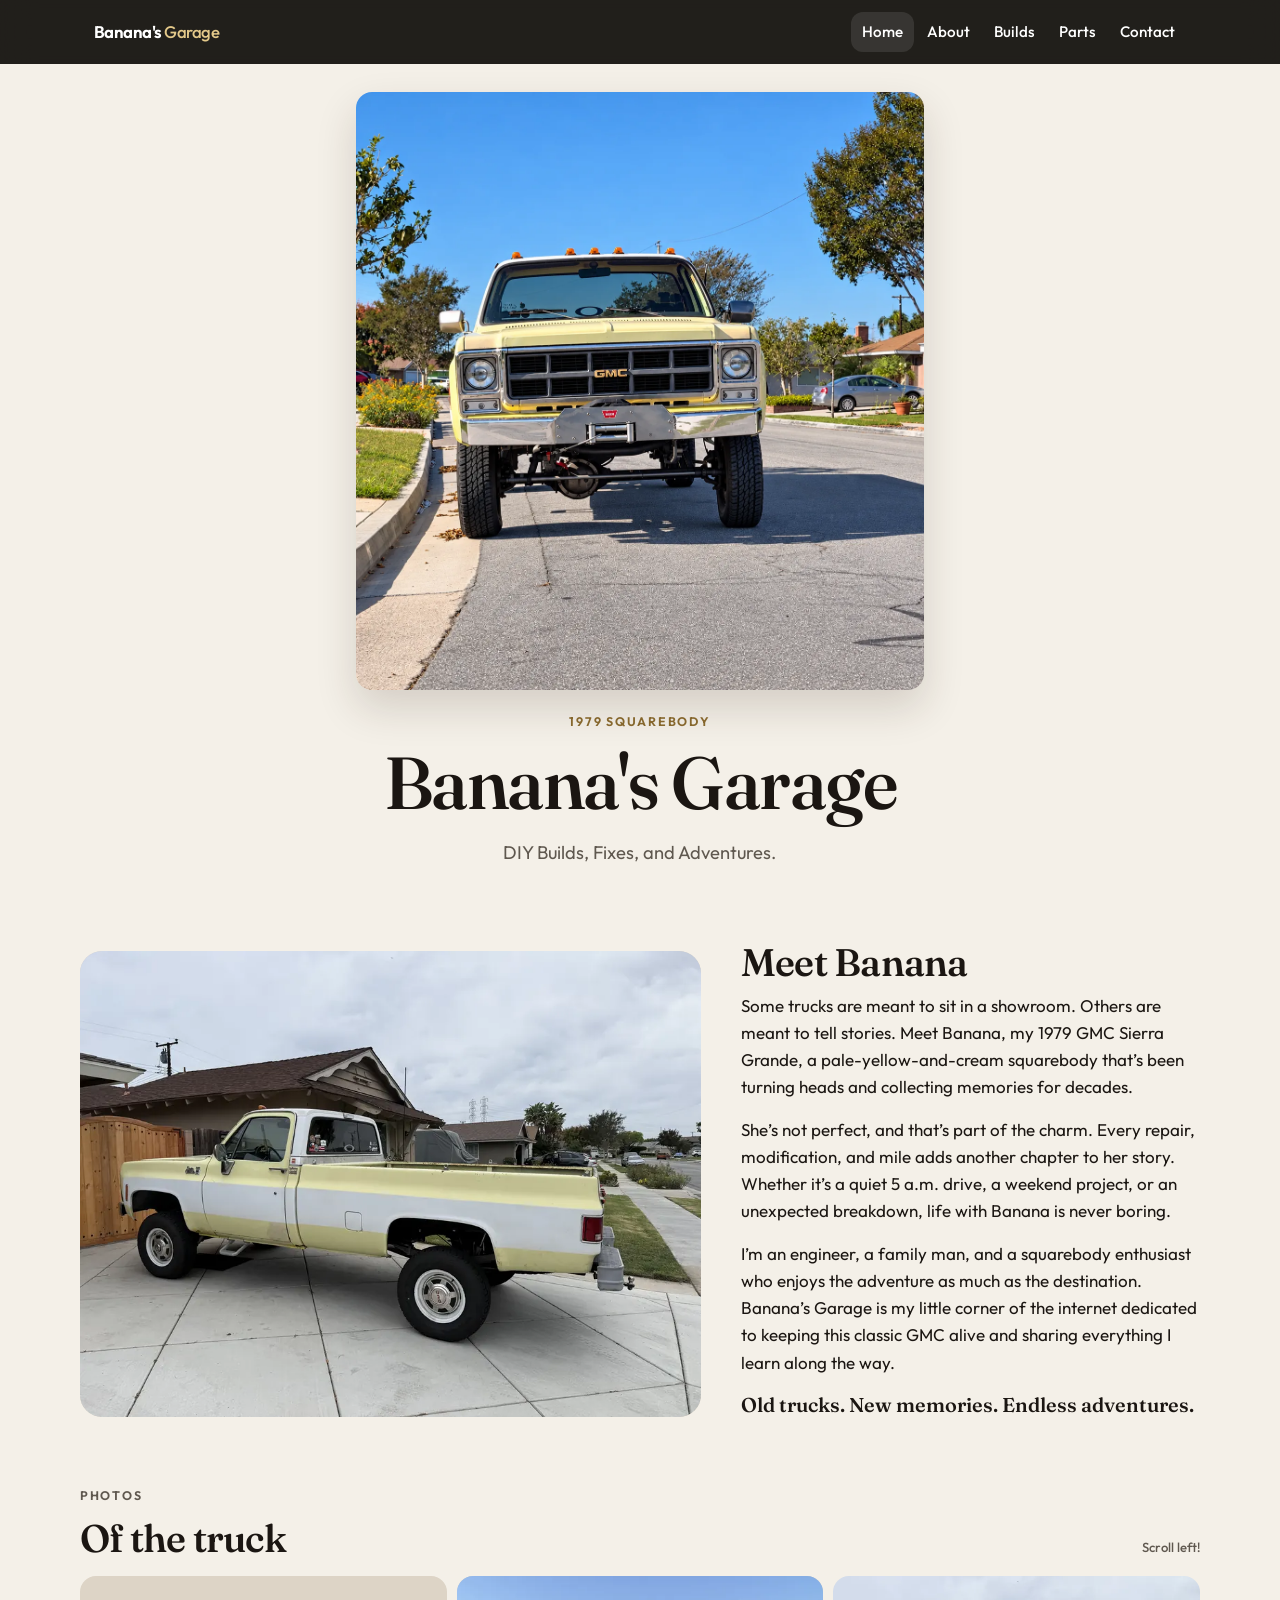
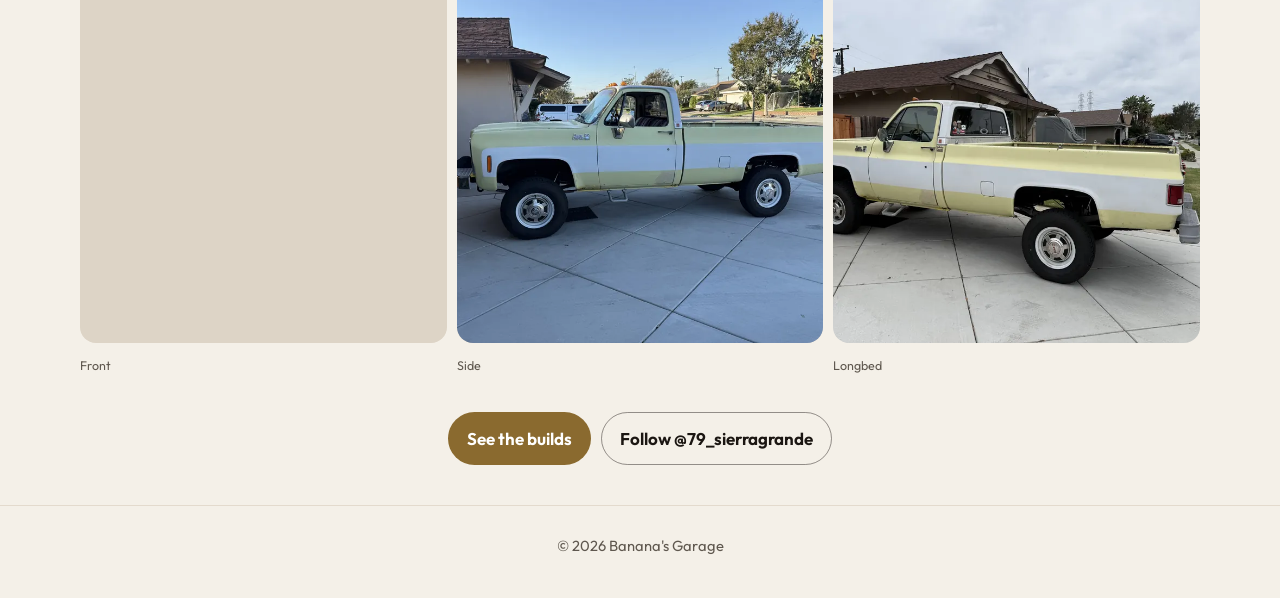
<file: index.html>
<!DOCTYPE html>
<html lang="en">
<head>
  <meta charset="utf-8">
  <meta name="viewport" content="width=device-width, initial-scale=1">
  <title>Banana's Garage | 1979 GMC Sierra Grande</title>
  <meta name="description" content="DIY builds, fixes, and adventures in Banana, a pale-yellow 1979 GMC Sierra Grande.">
  <meta name="theme-color" content="#14110e">
  <link rel="canonical" href="https://bananasgarage.com/">
  <meta property="og:site_name" content="Banana's Garage">
  <meta property="og:type" content="website">
  <meta property="og:title" content="Banana's Garage | 1979 GMC Sierra Grande">
  <meta property="og:description" content="DIY Builds, Fixes, and Adventures in a 1979 Squarebody.">
  <meta property="og:url" content="https://bananasgarage.com/">
  <meta property="og:image" content="https://bananasgarage.com/og.png">
  <meta property="og:image:width" content="1200">
  <meta property="og:image:height" content="630">
  <meta property="og:image:alt" content="Head-on photo of Banana, a pale yellow 1979 squarebody, on a sunny street.">
  <meta name="twitter:card" content="summary_large_image">
  <meta name="twitter:title" content="Banana's Garage | 1979 GMC Sierra Grande">
  <meta name="twitter:description" content="DIY Builds, Fixes, and Adventures in a 1979 Squarebody.">
  <meta name="twitter:image" content="https://bananasgarage.com/og.png">
  <link rel="icon" href="favicon.png" type="image/png">
  <link rel="apple-touch-icon" href="apple-touch-icon.png">
  <link rel="preload" href="fonts/outfit.woff2" as="font" type="font/woff2" crossorigin>
  <link rel="preload" href="fonts/fraunces.woff2" as="font" type="font/woff2" crossorigin>
  <link rel="preload" as="image" href="img/truck-front-900.webp" imagesrcset="img/truck-front-900.webp 900w, img/truck-front-1223.webp 1223w" imagesizes="100vw" type="image/webp">
  <link rel="stylesheet" href="css/styles.css">
</head>
<body>
  <a class="skip" href="#content">Skip to content</a>
  <header class="site-header">
    <div class="bar">
      <a class="logo" href="index.html">Banana's <em>Garage</em></a>
      <button type="button" class="nav-toggle" aria-expanded="false" aria-controls="site-nav" aria-label="Open menu">
        <span class="nav-toggle-icon" aria-hidden="true"></span>
      </button>
      <nav id="site-nav" class="site-nav" aria-label="Primary">
        <a href="index.html" aria-current="page">Home</a>
        <a href="about.html">About</a>
        <a href="builds.html">Builds</a>
        <a href="parts.html">Parts</a>
        <a href="contact.html">Contact</a>
      </nav>
    </div>
  </header>
  <button type="button" class="nav-scrim" tabindex="-1" aria-label="Close menu" hidden></button>

  <section class="hero">
    <picture>
      <source type="image/webp" srcset="img/truck-front-900.webp 900w, img/truck-front-1223.webp 1223w" sizes="100vw">
      <img src="img/truck-front-900.jpg" srcset="img/truck-front-900.jpg 900w, img/truck-front-1223.jpg 1223w" sizes="100vw" width="1223" height="1286" alt="Banana, a pale yellow 1979 squarebody, head-on on a sunny residential street." fetchpriority="high" decoding="async">
    </picture>
    <div class="hero-shade" aria-hidden="true"></div>
    <div class="hero-copy">
      <p class="kicker">1979 squarebody</p>
      <h1>Banana's Garage</h1>
      <p class="lede">DIY Builds, Fixes, and Adventures.</p>
    </div>
  </section>

  <main id="content">
    <div class="wrap">
      <section class="split">
        <picture>
          <source type="image/webp" srcset="img/truck-side-longbed-900.webp 900w, img/truck-side-longbed-1800.webp 1800w" sizes="(max-width: 720px) 100vw, 56vw">
          <img class="meet-photo" src="img/truck-side-longbed-900.jpg" srcset="img/truck-side-longbed-900.jpg 900w, img/truck-side-longbed-1800.jpg 1800w" sizes="(max-width: 720px) 100vw, 56vw" width="1800" height="1350" alt="Driver-side profile of the longbed, pale yellow and white, parked by a wood gate under an overcast sky." loading="lazy" decoding="async">
        </picture>
        <div>
          <h2>Meet Banana</h2>
          <p>Some trucks are meant to sit in a showroom. Others are meant to tell stories. Meet Banana, my 1979 GMC Sierra Grande, a pale-yellow-and-cream squarebody that&#8217;s been turning heads and collecting memories for decades.</p>
          <p>She&#8217;s not perfect, and that&#8217;s part of the charm. Every repair, modification, and mile adds another chapter to her story. Whether it&#8217;s a quiet 5 a.m. drive, a weekend project, or an unexpected breakdown, life with Banana is never boring.</p>
          <p>I&#8217;m an engineer, a family man, and a squarebody enthusiast who enjoys the adventure as much as the destination. Banana&#8217;s Garage is my little corner of the internet dedicated to keeping this classic GMC alive and sharing everything I learn along the way.</p>
          <p class="meet-close"><em>Old trucks. New memories. Endless adventures.</em></p>
        </div>
      </section>

      <section class="section" aria-labelledby="photos-title">
        <div class="section-head photo-head">
          <div>
            <p class="kicker">Photos</p>
            <h2 id="photos-title">Of the truck</h2>
          </div>
          <p class="scroll-hint">Scroll left!</p>
        </div>
        <!--
          Photo slot: add img/<name>-900.jpg, img/<name>-900.webp, and a larger
          width when the original is bigger than 900px. Copy a <figure> below
          only after those files exist. Do not leave an img pointing at a missing file.
        -->
        <div class="photo-strip" tabindex="0" role="region" aria-label="Photos of Banana">
            <figure>
              <button type="button" class="photo-zoom">
              <picture>
                <source type="image/webp" srcset="img/truck-front-900.webp 900w, img/truck-front-1223.webp 1223w" sizes="33vw">
                <img class="fit-front" src="img/truck-front-900.jpg" srcset="img/truck-front-900.jpg 900w, img/truck-front-1223.jpg 1223w" sizes="33vw" width="1223" height="1286" alt="Head-on view of Banana on a sunny residential street." loading="lazy" decoding="async">
              </picture>
              </button>
              <figcaption>Front</figcaption>
            </figure>
            <figure>
              <button type="button" class="photo-zoom">
              <picture>
                <source type="image/webp" srcset="img/truck-side-900.webp 900w, img/truck-side-1800.webp 1800w" sizes="33vw">
                <img class="fit-side" src="img/truck-side-900.jpg" srcset="img/truck-side-900.jpg 900w, img/truck-side-1800.jpg 1800w" sizes="33vw" width="1800" height="1350" alt="Daylight side profile of the two-tone truck in the driveway." loading="lazy" decoding="async">
              </picture>
              </button>
              <figcaption>Side</figcaption>
            </figure>
            <figure>
              <button type="button" class="photo-zoom">
              <picture>
                <source type="image/webp" srcset="img/truck-side-longbed-900.webp 900w, img/truck-side-longbed-1800.webp 1800w" sizes="33vw">
                <img src="img/truck-side-longbed-900.jpg" srcset="img/truck-side-longbed-900.jpg 900w, img/truck-side-longbed-1800.jpg 1800w" sizes="33vw" width="1800" height="1350" alt="Driver-side profile of the longbed beside a wood gate under an overcast sky." loading="lazy" decoding="async">
              </picture>
              </button>
              <figcaption>Longbed</figcaption>
            </figure>
            <figure>
              <button type="button" class="photo-zoom">
              <picture>
                <source type="image/webp" srcset="img/truck-badge-900.webp 900w, img/truck-badge-1206.webp 1206w" sizes="33vw">
                <img class="fit-badge" src="img/truck-badge-900.jpg" srcset="img/truck-badge-900.jpg 900w, img/truck-badge-1206.jpg 1206w" sizes="33vw" width="1206" height="1735" alt="Sunset over the pale yellow fender and the Sierra Grande badge." loading="lazy" decoding="async">
              </picture>
              </button>
              <figcaption>Badge</figcaption>
            </figure>
            <figure>
              <button type="button" class="photo-zoom">
              <picture>
                <source type="image/webp" srcset="img/truck-street-three-quarter-900.webp 900w, img/truck-street-three-quarter-1800.webp 1800w" sizes="33vw">
                <img class="fit-street" src="img/truck-street-three-quarter-900.jpg" srcset="img/truck-street-three-quarter-900.jpg 900w, img/truck-street-three-quarter-1800.jpg 1800w" sizes="33vw" width="1800" height="2400" alt="Three-quarter view of Banana parked on a residential street." loading="lazy" decoding="async">
              </picture>
              </button>
              <figcaption>On the street</figcaption>
            </figure>
            <figure>
              <button type="button" class="photo-zoom">
              <picture>
                <source type="image/webp" srcset="img/truck-side-dusk-900.webp 900w, img/truck-side-dusk-1800.webp 1800w" sizes="33vw">
                <img class="fit-dusk" src="img/truck-side-dusk-900.jpg" srcset="img/truck-side-dusk-900.jpg 900w, img/truck-side-dusk-1800.jpg 1800w" sizes="33vw" width="1800" height="1350" alt="Side profile of Banana in the driveway at dusk." loading="lazy" decoding="async">
              </picture>
              </button>
              <figcaption>Dusk</figcaption>
            </figure>
            <figure>
              <button type="button" class="photo-zoom">
              <picture>
                <source type="image/webp" srcset="img/truck-garage-front-900.webp 900w, img/truck-garage-front-1800.webp 1800w" sizes="33vw">
                <img class="fit-garage" src="img/truck-garage-front-900.jpg" srcset="img/truck-garage-front-900.jpg 900w, img/truck-garage-front-1800.jpg 1800w" sizes="33vw" width="1800" height="2400" alt="Banana head-on, seen from inside the garage." loading="lazy" decoding="async">
              </picture>
              </button>
              <figcaption>From the garage</figcaption>
            </figure>
            <figure>
              <button type="button" class="photo-zoom">
              <picture>
                <source type="image/webp" srcset="img/truck-hood-open-900.webp 900w, img/truck-hood-open-1800.webp 1800w" sizes="33vw">
                <img class="fit-hood" src="img/truck-hood-open-900.jpg" srcset="img/truck-hood-open-900.jpg 900w, img/truck-hood-open-1800.jpg 1800w" sizes="33vw" width="1800" height="1350" alt="Banana with the hood open on the street." loading="lazy" decoding="async">
              </picture>
              </button>
              <figcaption>Hood up</figcaption>
            </figure>
            <figure>
              <button type="button" class="photo-zoom">
              <picture>
                <source type="image/webp" srcset="img/engine-edelbrock-gray-900.webp 900w, img/engine-edelbrock-gray-1800.webp 1800w" sizes="33vw">
                <img class="fit-edelbrock" src="img/engine-edelbrock-gray-900.jpg" srcset="img/engine-edelbrock-gray-900.jpg 900w, img/engine-edelbrock-gray-1800.jpg 1800w" sizes="33vw" width="1800" height="1685" alt="1987 350 with a gray Edelbrock air cleaner, black finned valve covers, and a gray intake." loading="lazy" decoding="async">
              </picture>
              </button>
              <figcaption>1987 350 motor</figcaption>
            </figure>
            <figure>
              <button type="button" class="photo-zoom">
              <picture>
                <source type="image/webp" srcset="img/engine-orange-chrome-900.webp 900w, img/engine-orange-chrome-1206.webp 1206w" sizes="33vw">
                <img class="fit-orange" src="img/engine-orange-chrome-900.jpg" srcset="img/engine-orange-chrome-900.jpg 900w, img/engine-orange-chrome-1206.jpg 1206w" sizes="33vw" width="1206" height="1251" alt="1979 350 with an orange-painted block, chrome Chevy bowtie valve covers, and an Edelbrock air cleaner." loading="lazy" decoding="async">
              </picture>
              </button>
              <figcaption>1979 350 motor</figcaption>
            </figure>
            <figure>
              <button type="button" class="photo-zoom">
              <picture>
                <source type="image/webp" srcset="img/engine-carb-topdown-900.webp 900w, img/engine-carb-topdown-1800.webp 1800w" sizes="33vw">
                <img class="fit-carb" src="img/engine-carb-topdown-900.jpg" srcset="img/engine-carb-topdown-900.jpg 900w, img/engine-carb-topdown-1800.jpg 1800w" sizes="33vw" width="1800" height="2127" alt="Top-down view of a bare Quadrajet carburetor between black valve covers." loading="lazy" decoding="async">
              </picture>
              </button>
              <figcaption>Quadrajet</figcaption>
            </figure>
            <figure>
              <button type="button" class="photo-zoom">
              <picture>
                <source type="image/webp" srcset="img/truck-driveway-flowers-900.webp 900w, img/truck-driveway-flowers-1800.webp 1800w" sizes="33vw">
                <img class="fit-flowers" src="img/truck-driveway-flowers-900.jpg" srcset="img/truck-driveway-flowers-900.jpg 900w, img/truck-driveway-flowers-1800.jpg 1800w" sizes="33vw" width="1800" height="1350" alt="Banana's side profile in the driveway, yellow flowers in the foreground under a blue sky." loading="lazy" decoding="async">
              </picture>
              </button>
              <figcaption>Driveway</figcaption>
            </figure>
            <figure>
              <button type="button" class="photo-zoom">
              <picture>
                <source type="image/webp" srcset="img/truck-hood-up-street-900.webp 900w, img/truck-hood-up-street-1206.webp 1206w" sizes="33vw">
                <img class="fit-hood-street" src="img/truck-hood-up-street-900.jpg" srcset="img/truck-hood-up-street-900.jpg 900w, img/truck-hood-up-street-1206.jpg 1206w" sizes="33vw" width="1206" height="673" alt="Wide-angle front three-quarter of Banana on the street with the hood open." loading="lazy" decoding="async">
              </picture>
              </button>
              <figcaption>Hood open</figcaption>
            </figure>
            <figure>
              <button type="button" class="photo-zoom">
              <picture>
                <source type="image/webp" srcset="img/engine-bay-stock-aircleaner-900.webp 900w, img/engine-bay-stock-aircleaner-1206.webp 1206w" sizes="33vw">
                <img class="fit-stock-air" src="img/engine-bay-stock-aircleaner-900.jpg" srcset="img/engine-bay-stock-aircleaner-900.jpg 900w, img/engine-bay-stock-aircleaner-1206.jpg 1206w" sizes="33vw" width="1206" height="650" alt="Engine bay from the front, with the stock GM air cleaner and snorkel hose." loading="lazy" decoding="async">
              </picture>
              </button>
              <figcaption>Stock cleaner</figcaption>
            </figure>
            <figure>
              <button type="button" class="photo-zoom">
              <picture>
                <source type="image/webp" srcset="img/body-mount-spacers-900.webp 900w, img/body-mount-spacers-1206.webp 1206w" sizes="33vw">
                <img class="fit-spacers" src="img/body-mount-spacers-900.jpg" srcset="img/body-mount-spacers-900.jpg 900w, img/body-mount-spacers-1206.jpg 1206w" sizes="33vw" width="1206" height="1386" alt="Transfer case spacers bolted to the cross member, seen from underneath." loading="lazy" decoding="async">
              </picture>
              </button>
              <figcaption>Cross member</figcaption>
            </figure>
            <figure>
              <button type="button" class="photo-zoom">
              <picture>
                <source type="image/webp" srcset="img/interior-dash-shifter-900.webp 900w, img/interior-dash-shifter-1206.webp 1206w" sizes="33vw">
                <img class="fit-dash" src="img/interior-dash-shifter-900.jpg" srcset="img/interior-dash-shifter-900.jpg 900w, img/interior-dash-shifter-1206.jpg 1206w" sizes="33vw" width="1206" height="1075" alt="Cab at night, with a black dash, woodgrain panel, manual shifter, Mexican blanket seat cover, and Chevy floor mat." loading="lazy" decoding="async">
              </picture>
              </button>
              <figcaption>Interior</figcaption>
            </figure>
            <figure>
              <button type="button" class="photo-zoom">
              <picture>
                <source type="image/webp" srcset="img/underside-transfer-case-900.webp 900w, img/underside-transfer-case-1206.webp 1206w" sizes="33vw">
                <img class="fit-transfer" src="img/underside-transfer-case-900.jpg" srcset="img/underside-transfer-case-900.jpg 900w, img/underside-transfer-case-1206.jpg 1206w" sizes="33vw" width="1206" height="904" alt="Underside view of the NP 205 transfer case, crossmember and front axle." loading="lazy" decoding="async">
              </picture>
              </button>
              <figcaption>NP 205</figcaption>
            </figure>
        </div>
      </section>
      <div class="page-actions">
        <a class="btn" href="builds.html">See the builds</a>
        <a class="btn btn-ghost" href="https://www.instagram.com/79_sierragrande/" target="_blank" rel="noopener noreferrer">Follow @79_sierragrande</a>
      </div>
    </div>
  </main>

  <footer class="site-footer">
    <p>© 2026 Banana's Garage</p>
  </footer>
  <script src="js/main.js" defer></script>
</body>
</html>
</file>
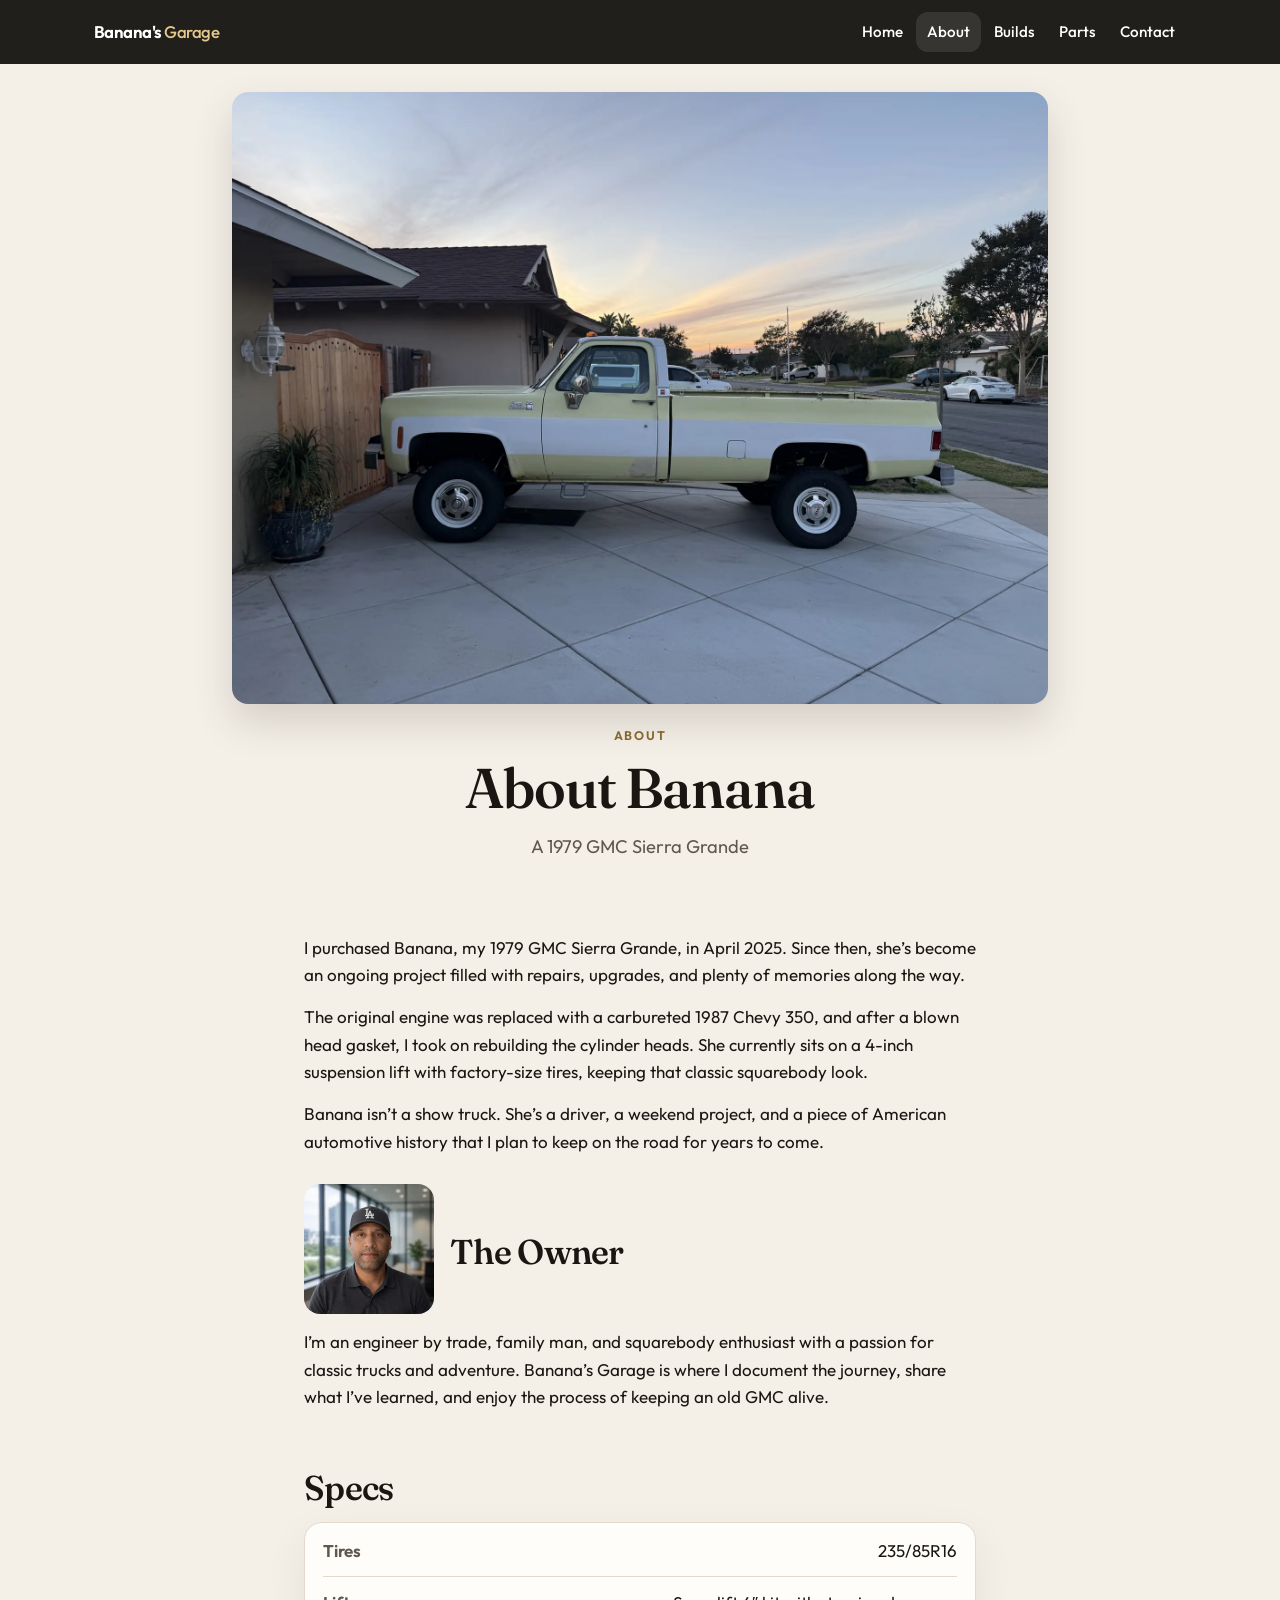
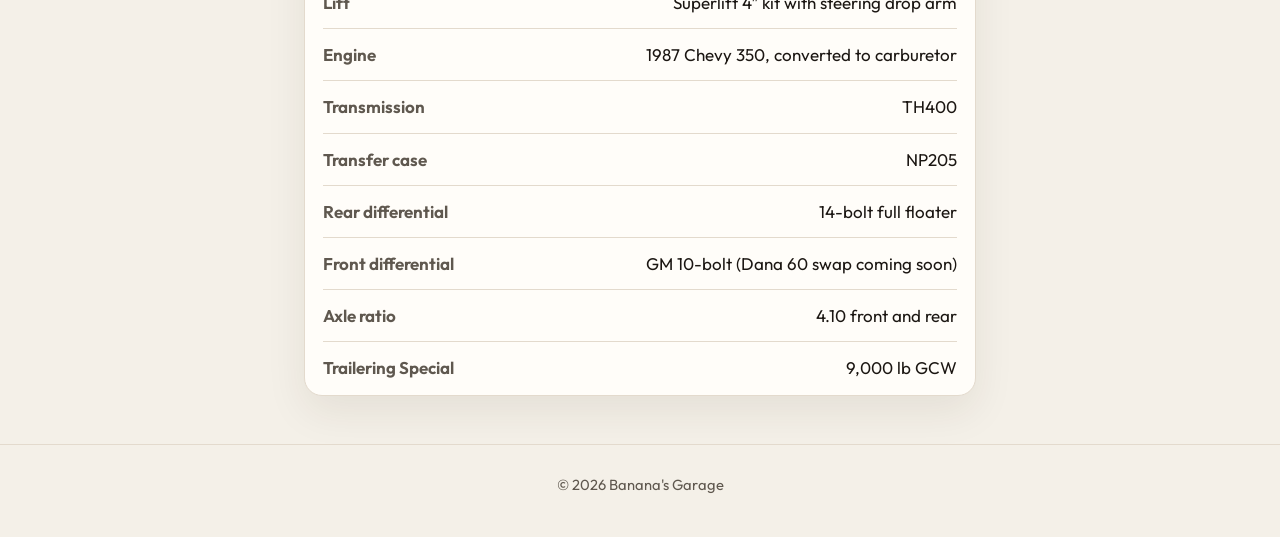
<file: about.html>
<!DOCTYPE html>
<html lang="en">
<head>
  <meta charset="utf-8">
  <meta name="viewport" content="width=device-width, initial-scale=1">
  <title>About | Banana's Garage</title>
  <meta name="description" content="Banana is a pale-yellow 1979 GMC Sierra Grande. Her owner is an engineer, a family man, and a squarebody enthusiast.">
  <meta name="theme-color" content="#14110e">
  <link rel="canonical" href="https://bananasgarage.com/about">
  <meta property="og:site_name" content="Banana's Garage">
  <meta property="og:type" content="website">
  <meta property="og:title" content="About | Banana's Garage">
  <meta property="og:description" content="Banana is a pale-yellow 1979 GMC Sierra Grande. Her owner is an engineer, a family man, and a squarebody enthusiast.">
  <meta property="og:url" content="https://bananasgarage.com/about">
  <meta property="og:image" content="https://bananasgarage.com/og.png">
  <meta property="og:image:width" content="1200">
  <meta property="og:image:height" content="630">
  <meta property="og:image:alt" content="Head-on photo of Banana, a pale yellow 1979 squarebody, on a sunny street.">
  <meta name="twitter:card" content="summary_large_image">
  <meta name="twitter:title" content="About | Banana's Garage">
  <meta name="twitter:description" content="Banana is a pale-yellow 1979 GMC Sierra Grande, and the person who keeps her running.">
  <meta name="twitter:image" content="https://bananasgarage.com/og.png">
  <link rel="icon" href="favicon.png" type="image/png">
  <link rel="apple-touch-icon" href="apple-touch-icon.png">
  <link rel="preload" href="fonts/outfit.woff2" as="font" type="font/woff2" crossorigin>
  <link rel="preload" href="fonts/fraunces.woff2" as="font" type="font/woff2" crossorigin>
  <link rel="preload" as="image" href="img/truck-side-dusk-900.webp" imagesrcset="img/truck-side-dusk-900.webp 900w, img/truck-side-dusk-1800.webp 1800w" imagesizes="100vw" type="image/webp">
  <link rel="stylesheet" href="css/styles.css">
</head>
<body class="about-page">
  <a class="skip" href="#content">Skip to content</a>
  <header class="site-header">
    <div class="bar">
      <a class="logo" href="index.html">Banana's <em>Garage</em></a>
      <button type="button" class="nav-toggle" aria-expanded="false" aria-controls="site-nav" aria-label="Open menu">
        <span class="nav-toggle-icon" aria-hidden="true"></span>
      </button>
      <nav id="site-nav" class="site-nav" aria-label="Primary">
        <a href="index.html">Home</a>
        <a href="about.html" aria-current="page">About</a>
        <a href="builds.html">Builds</a>
        <a href="parts.html">Parts</a>
        <a href="contact.html">Contact</a>
      </nav>
    </div>
  </header>
  <button type="button" class="nav-scrim" tabindex="-1" aria-label="Close menu" hidden></button>

  <section class="page-hero banner-dusk">
    <picture>
      <source type="image/webp" srcset="img/truck-side-dusk-900.webp 900w, img/truck-side-dusk-1800.webp 1800w" sizes="100vw">
      <img src="img/truck-side-dusk-900.jpg" srcset="img/truck-side-dusk-900.jpg 900w, img/truck-side-dusk-1800.jpg 1800w" sizes="100vw" width="1800" height="1350" alt="Driver-side profile of Banana in the driveway at dusk." decoding="async">
    </picture>
    <div class="hero-shade" aria-hidden="true"></div>
    <div class="page-hero-copy">
      <p class="kicker">About</p>
      <h1>About Banana</h1>
      <p class="lede">A 1979 GMC Sierra Grande</p>
    </div>
  </section>

  <main class="prose-page" id="content">
    <div class="wrap">
      <p>I purchased Banana, my 1979 GMC Sierra Grande, in April 2025. Since then, she&#8217;s become an ongoing project filled with repairs, upgrades, and plenty of memories along the way.</p>
      <p>The original engine was replaced with a carbureted 1987 Chevy 350, and after a blown head gasket, I took on rebuilding the cylinder heads. She currently sits on a 4-inch suspension lift with factory-size tires, keeping that classic squarebody look.</p>
      <p>Banana isn&#8217;t a show truck. She&#8217;s a driver, a weekend project, and a piece of American automotive history that I plan to keep on the road for years to come.</p>

      <div class="owner">
        <div class="owner-head">
          <picture>
            <source type="image/webp" srcset="img/owner-jeremy-260.webp 260w, img/owner-jeremy-520.webp 520w" sizes="(max-width: 560px) 100px, 130px">
            <img src="img/owner-jeremy-260.jpg" srcset="img/owner-jeremy-260.jpg 260w, img/owner-jeremy-520.jpg 520w" sizes="(max-width: 560px) 100px, 130px" width="520" height="520" alt="Jeremy, owner of Banana's Garage" decoding="async">
          </picture>
          <h2>The Owner</h2>
        </div>
        <p>I&#8217;m an engineer by trade, family man, and squarebody enthusiast with a passion for classic trucks and adventure. Banana&#8217;s Garage is where I document the journey, share what I&#8217;ve learned, and enjoy the process of keeping an old GMC alive.</p>
      </div>

      <h2>Specs</h2>
      <dl class="specs">
        <div>
          <dt>Tires</dt>
          <dd>235/85R16</dd>
        </div>
        <div>
          <dt>Lift</dt>
          <dd>Superlift 4&#8243; kit with steering drop arm</dd>
        </div>
        <div>
          <dt>Engine</dt>
          <dd>1987 Chevy 350, converted to carburetor</dd>
        </div>
        <div>
          <dt>Transmission</dt>
          <dd>TH400</dd>
        </div>
        <div>
          <dt>Transfer case</dt>
          <dd>NP205</dd>
        </div>
        <div>
          <dt>Rear differential</dt>
          <dd>14-bolt full floater</dd>
        </div>
        <div>
          <dt>Front differential</dt>
          <dd>GM 10-bolt (Dana 60 swap coming soon)</dd>
        </div>
        <div>
          <dt>Axle ratio</dt>
          <dd>4.10 front and rear</dd>
        </div>
        <div>
          <dt>Trailering Special</dt>
          <dd>9,000 lb GCW</dd>
        </div>
      </dl>
    </div>
  </main>

  <footer class="site-footer">
    <p>© 2026 Banana's Garage</p>
  </footer>
  <script src="js/main.js" defer></script>
</body>
</html>
</file>
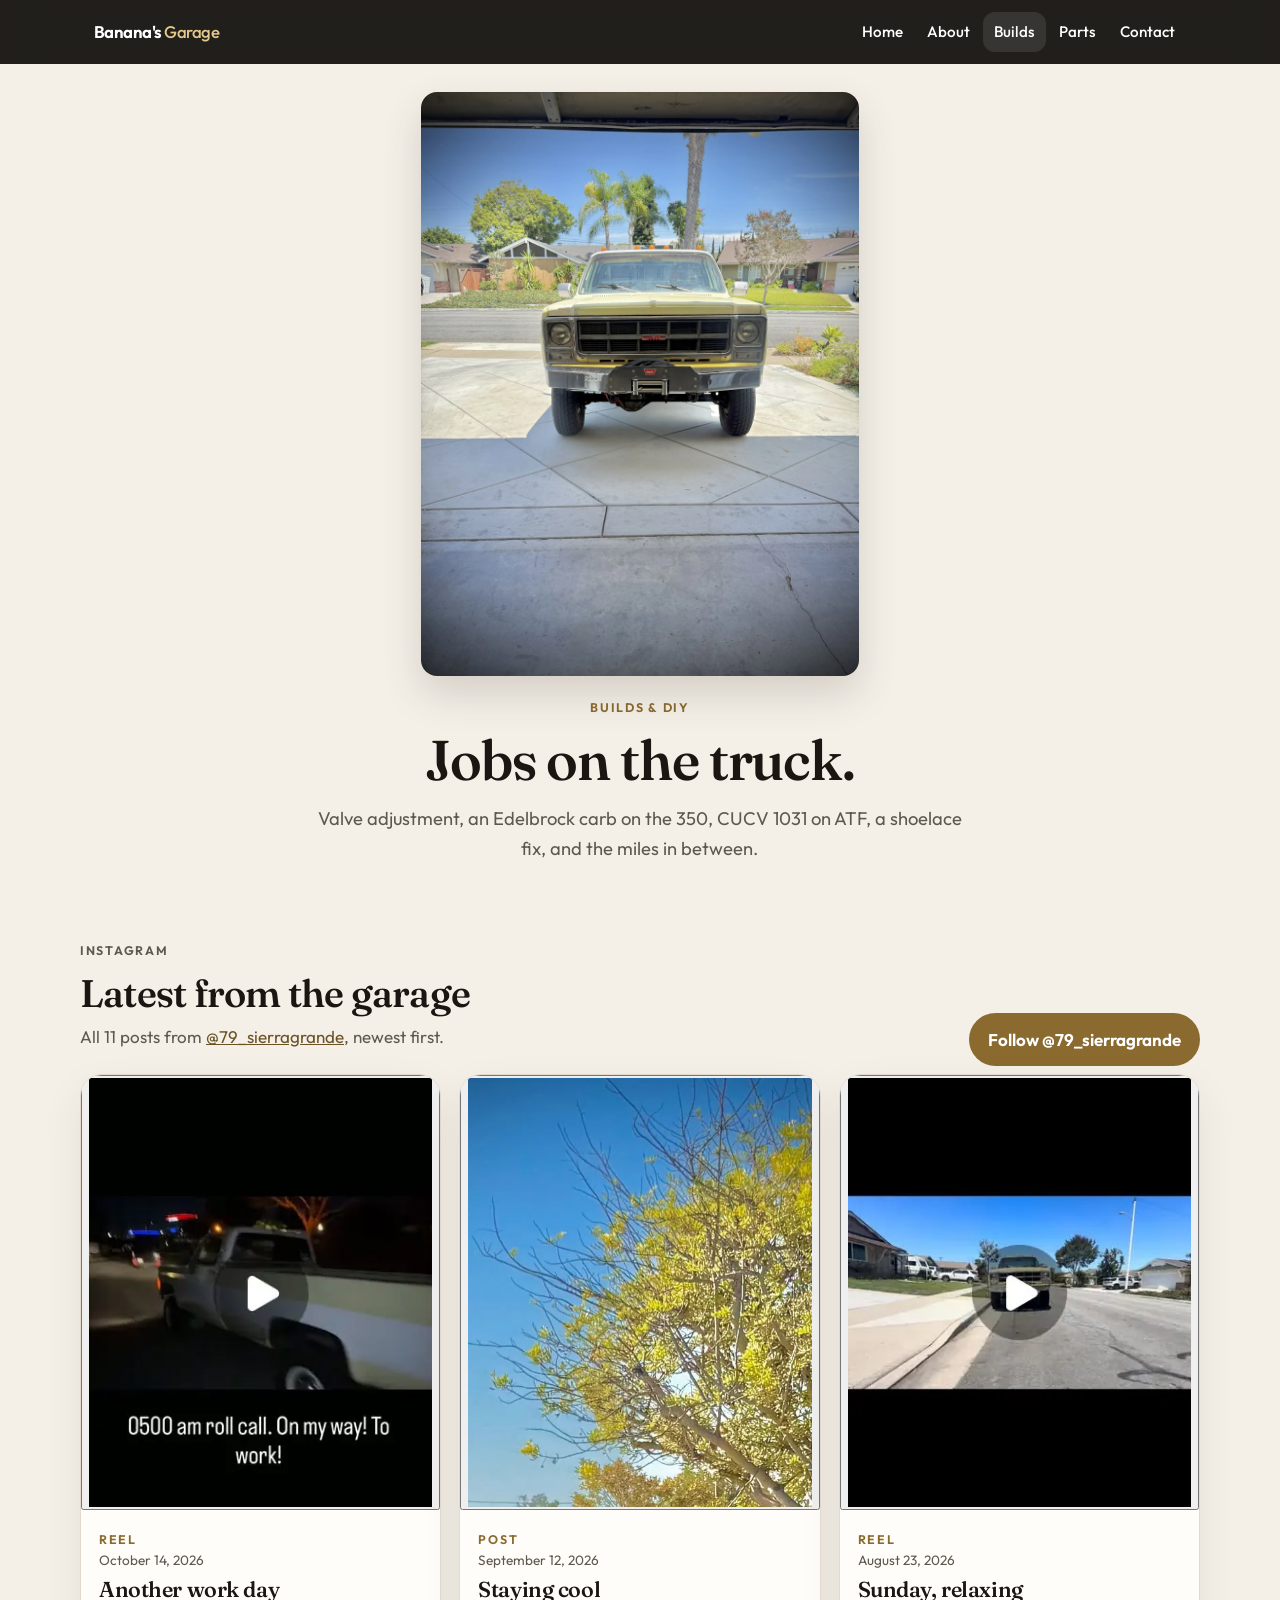
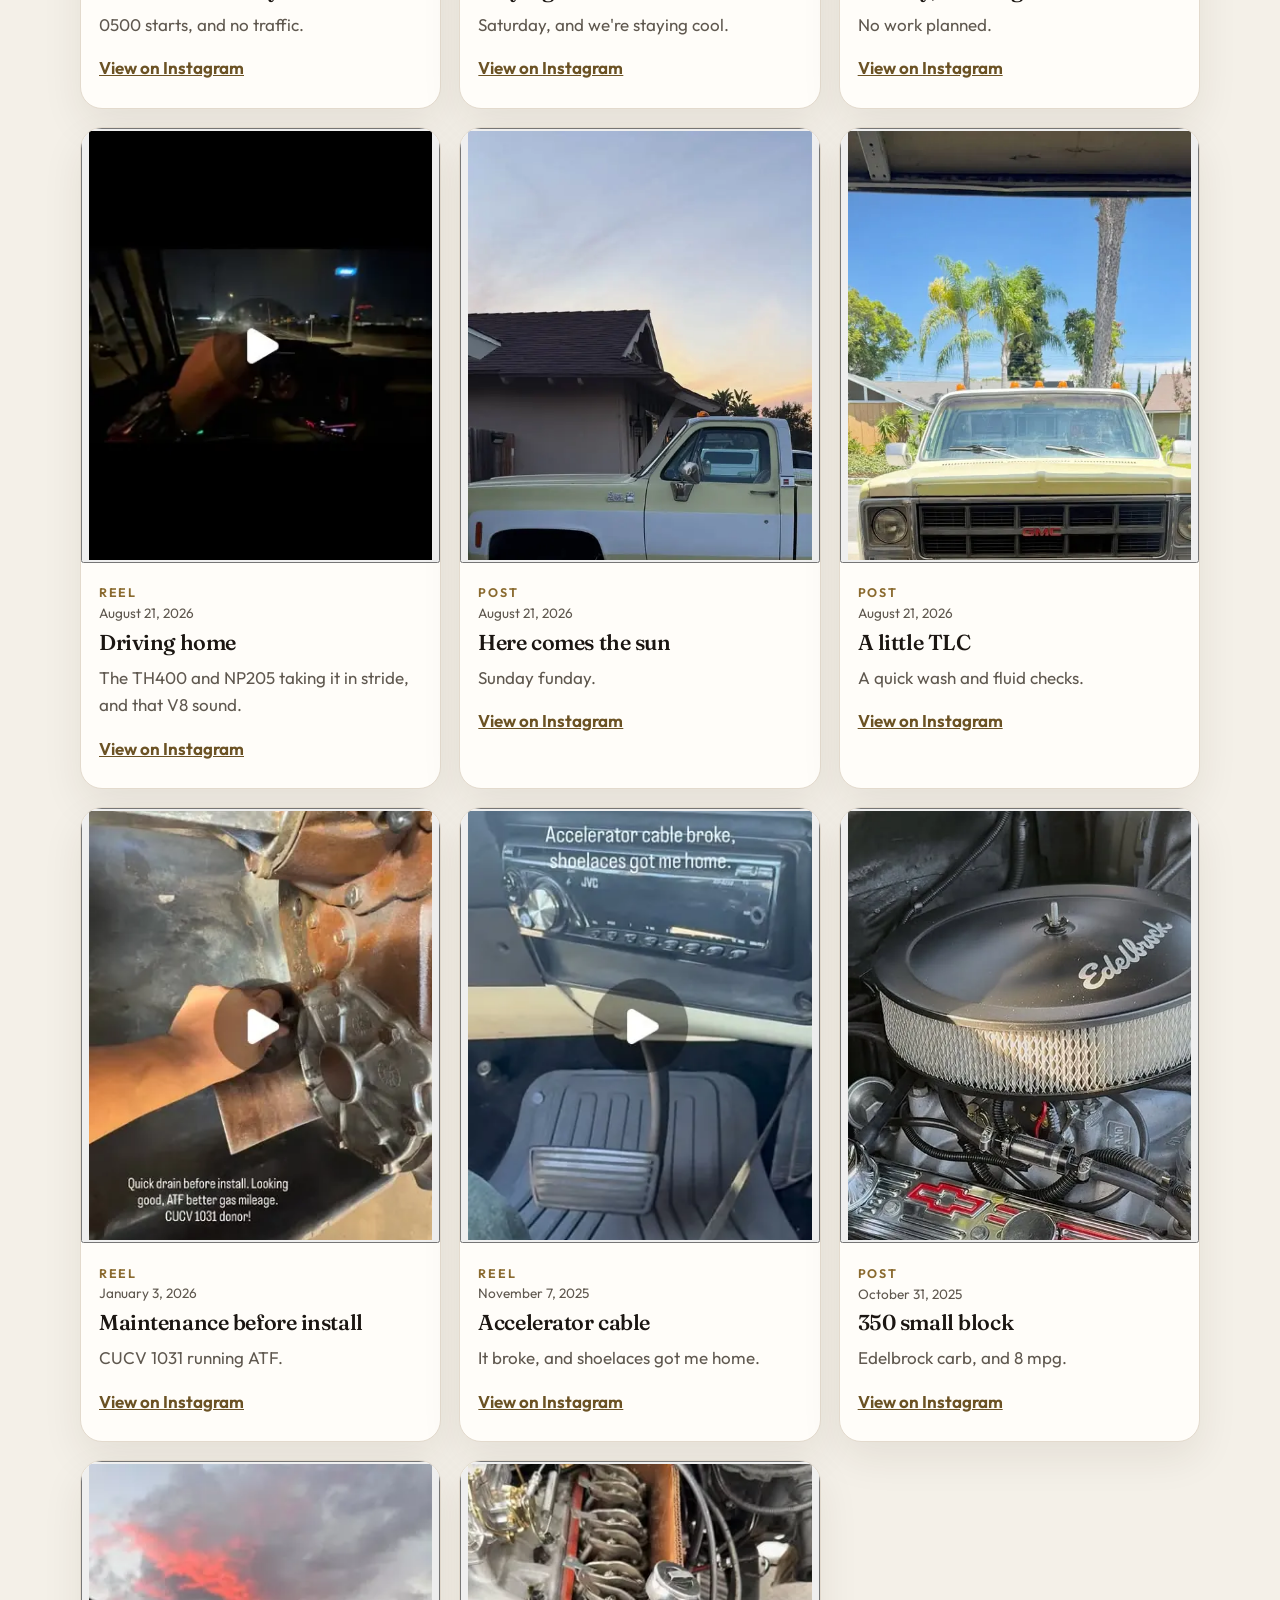
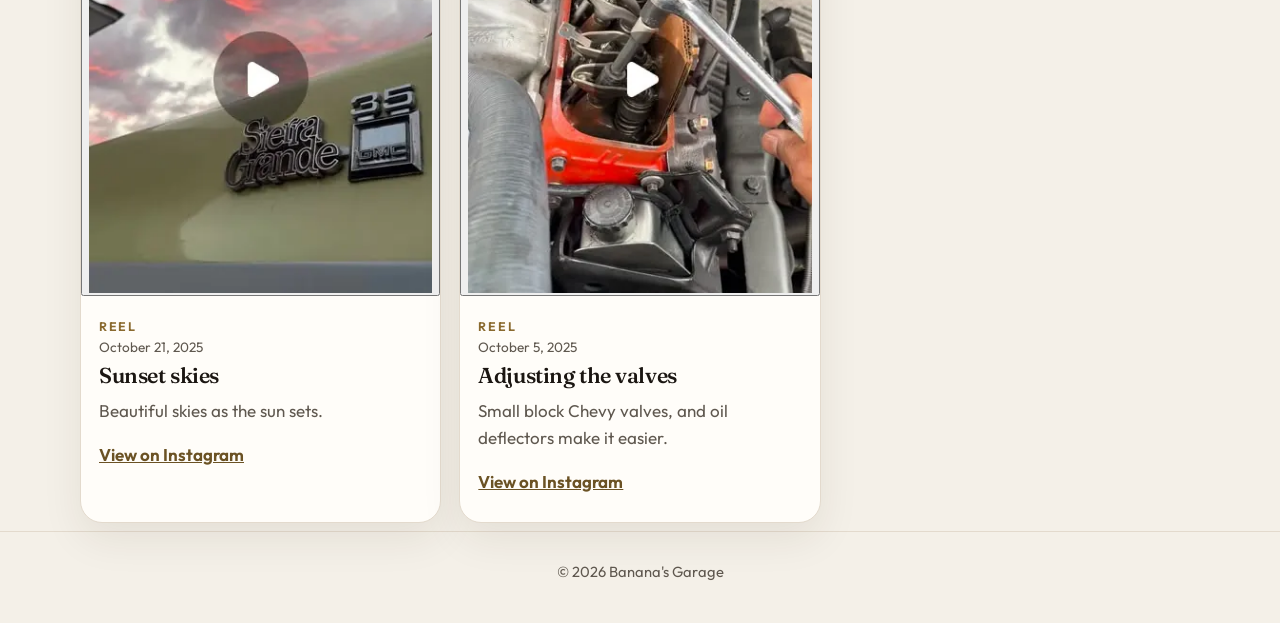
<file: builds.html>
<!DOCTYPE html>
<html lang="en">
<head>
  <meta charset="utf-8">
  <meta name="viewport" content="width=device-width, initial-scale=1">
  <title>Builds &amp; DIY | Banana's Garage</title>
  <meta name="description" content="Valve adjustment, a 350 with an Edelbrock carb, CUCV 1031 on ATF, an accelerator-cable fix, and daily miles in a 1979 GMC Sierra Grande.">
  <meta name="theme-color" content="#14110e">
  <link rel="canonical" href="https://bananasgarage.com/builds">
  <meta property="og:site_name" content="Banana's Garage">
  <meta property="og:type" content="website">
  <meta property="og:title" content="Builds &amp; DIY | Banana's Garage">
  <meta property="og:description" content="Valve adjustment, a 350 with an Edelbrock carb, CUCV 1031 on ATF, an accelerator-cable fix, and daily miles in a 1979 GMC Sierra Grande.">
  <meta property="og:url" content="https://bananasgarage.com/builds">
  <meta property="og:image" content="https://bananasgarage.com/og.png">
  <meta property="og:image:width" content="1200">
  <meta property="og:image:height" content="630">
  <meta property="og:image:alt" content="Head-on photo of Banana, a pale yellow 1979 squarebody, on a sunny street.">
  <meta name="twitter:card" content="summary_large_image">
  <meta name="twitter:title" content="Builds &amp; DIY | Banana's Garage">
  <meta name="twitter:description" content="Driveway jobs on Banana, a 1979 GMC Sierra Grande.">
  <meta name="twitter:image" content="https://bananasgarage.com/og.png">
  <link rel="icon" href="favicon.png" type="image/png">
  <link rel="apple-touch-icon" href="apple-touch-icon.png">
  <link rel="preload" href="fonts/outfit.woff2" as="font" type="font/woff2" crossorigin>
  <link rel="preload" href="fonts/fraunces.woff2" as="font" type="font/woff2" crossorigin>
  <link rel="preload" as="image" href="img/truck-garage-front-900.webp" imagesrcset="img/truck-garage-front-900.webp 900w, img/truck-garage-front-1800.webp 1800w" imagesizes="100vw" type="image/webp">
  <link rel="stylesheet" href="css/styles.css">
</head>
<body>
  <a class="skip" href="#content">Skip to content</a>
  <header class="site-header">
    <div class="bar">
      <a class="logo" href="index.html">Banana's <em>Garage</em></a>
      <button type="button" class="nav-toggle" aria-expanded="false" aria-controls="site-nav" aria-label="Open menu">
        <span class="nav-toggle-icon" aria-hidden="true"></span>
      </button>
      <nav id="site-nav" class="site-nav" aria-label="Primary">
        <a href="index.html">Home</a>
        <a href="about.html">About</a>
        <a href="builds.html" aria-current="page">Builds</a>
        <a href="parts.html">Parts</a>
        <a href="contact.html">Contact</a>
      </nav>
    </div>
  </header>
  <button type="button" class="nav-scrim" tabindex="-1" aria-label="Close menu" hidden></button>

  <section class="page-hero banner-garage">
    <picture>
      <source type="image/webp" srcset="img/truck-garage-front-900.webp 900w, img/truck-garage-front-1800.webp 1800w" sizes="100vw">
      <img src="img/truck-garage-front-900.jpg" srcset="img/truck-garage-front-900.jpg 900w, img/truck-garage-front-1800.jpg 1800w" sizes="100vw" width="1800" height="2400" alt="Banana head-on in the driveway, seen from inside the garage." decoding="async">
    </picture>
    <div class="hero-shade" aria-hidden="true"></div>
    <div class="page-hero-copy">
      <p class="kicker">Builds &amp; DIY</p>
      <h1>Jobs on the truck.</h1>
      <p class="lede">Valve adjustment, an Edelbrock carb on the 350, CUCV 1031 on ATF, a shoelace fix, and the miles in between.</p>
    </div>
  </section>

  <main id="content">
    <div class="wrap">
      <section class="section" id="from-the-garage" aria-labelledby="ig-title">
        <div class="section-head section-head-row">
          <div>
            <p class="kicker">Instagram</p>
            <h2 id="ig-title">Latest from the garage</h2>
            <p>All 11 posts from <a href="https://www.instagram.com/79_sierragrande/" target="_blank" rel="noopener noreferrer">@79_sierragrande</a>, newest first.</p>
          </div>
          <a class="btn" href="https://www.instagram.com/79_sierragrande/" target="_blank" rel="noopener noreferrer">Follow @79_sierragrande</a>
        </div>
        <div class="card-grid cols-3">
          <article class="ig-card">
            <button type="button" class="ig-zoom">
              <picture>
              <source type="image/webp" srcset="img/ig/DefqOAhJ1hD.webp">
              <img src="img/ig/DefqOAhJ1hD.jpg" width="361" height="451" alt="0500 starts, and no traffic." loading="lazy" decoding="async">
            </picture>
            </button>
            <div>
              <p class="kicker">Reel</p>
              <time datetime="2026-10-14">October 14, 2026</time>
              <h3>Another work day</h3>
              <p class="ig-summary">0500 starts, and no traffic.</p>
              <a class="text-link" href="https://www.instagram.com/reel/DefqOAhJ1hD/" target="_blank" rel="noopener noreferrer">View on Instagram</a>
            </div>
          </article>
          <article class="ig-card">
            <button type="button" class="ig-zoom">
              <picture>
              <source type="image/webp" srcset="img/ig/DdNJBA5ht53.webp">
              <img src="img/ig/DdNJBA5ht53.jpg" width="511" height="639" alt="Saturday, and we're staying cool." loading="lazy" decoding="async">
            </picture>
            </button>
            <div>
              <p class="kicker">Post</p>
              <time datetime="2026-09-12">September 12, 2026</time>
              <h3>Staying cool</h3>
              <p class="ig-summary">Saturday, and we're staying cool.</p>
              <a class="text-link" href="https://www.instagram.com/p/DdNJBA5ht53/" target="_blank" rel="noopener noreferrer">View on Instagram</a>
            </div>
          </article>
          <article class="ig-card">
            <button type="button" class="ig-zoom">
              <picture>
              <source type="image/webp" srcset="img/ig/DcZXt1yy7qP.webp">
              <img src="img/ig/DcZXt1yy7qP.jpg" width="360" height="450" alt="No work planned." loading="lazy" decoding="async">
            </picture>
            </button>
            <div>
              <p class="kicker">Reel</p>
              <time datetime="2026-08-23">August 23, 2026</time>
              <h3>Sunday, relaxing</h3>
              <p class="ig-summary">No work planned.</p>
              <a class="text-link" href="https://www.instagram.com/reel/DcZXt1yy7qP/" target="_blank" rel="noopener noreferrer">View on Instagram</a>
            </div>
          </article>
          <article class="ig-card">
            <button type="button" class="ig-zoom">
              <picture>
              <source type="image/webp" srcset="img/ig/DcVAXZBJ3M5.webp">
              <img src="img/ig/DcVAXZBJ3M5.jpg" width="360" height="450" alt="The TH400 and NP205 taking it in stride, and that V8 sound." loading="lazy" decoding="async">
            </picture>
            </button>
            <div>
              <p class="kicker">Reel</p>
              <time datetime="2026-08-21">August 21, 2026</time>
              <h3>Driving home</h3>
              <p class="ig-summary">The TH400 and NP205 taking it in stride, and that V8 sound.</p>
              <a class="text-link" href="https://www.instagram.com/reel/DcVAXZBJ3M5/" target="_blank" rel="noopener noreferrer">View on Instagram</a>
            </div>
          </article>
          <article class="ig-card">
            <button type="button" class="ig-zoom">
              <picture>
              <source type="image/webp" srcset="img/ig/DcU5XuHpoX4.webp">
              <img src="img/ig/DcU5XuHpoX4.jpg" width="512" height="640" alt="Sunday funday." loading="lazy" decoding="async">
            </picture>
            </button>
            <div>
              <p class="kicker">Post</p>
              <time datetime="2026-08-21">August 21, 2026</time>
              <h3>Here comes the sun</h3>
              <p class="ig-summary">Sunday funday.</p>
              <a class="text-link" href="https://www.instagram.com/p/DcU5XuHpoX4/" target="_blank" rel="noopener noreferrer">View on Instagram</a>
            </div>
          </article>
          <article class="ig-card">
            <button type="button" class="ig-zoom">
              <picture>
              <source type="image/webp" srcset="img/ig/DcU4iTLpykb.webp">
              <img src="img/ig/DcU4iTLpykb.jpg" width="512" height="640" alt="A quick wash and fluid checks." loading="lazy" decoding="async">
            </picture>
            </button>
            <div>
              <p class="kicker">Post</p>
              <time datetime="2026-08-21">August 21, 2026</time>
              <h3>A little TLC</h3>
              <p class="ig-summary">A quick wash and fluid checks.</p>
              <a class="text-link" href="https://www.instagram.com/p/DcU4iTLpykb/" target="_blank" rel="noopener noreferrer">View on Instagram</a>
            </div>
          </article>
          <article class="ig-card">
            <button type="button" class="ig-zoom">
              <picture>
              <source type="image/webp" srcset="img/ig/DTFMAo1CYH9.webp">
              <img src="img/ig/DTFMAo1CYH9.jpg" width="361" height="451" alt="CUCV 1031 running ATF." loading="lazy" decoding="async">
            </picture>
            </button>
            <div>
              <p class="kicker">Reel</p>
              <time datetime="2026-01-03">January 3, 2026</time>
              <h3>Maintenance before install</h3>
              <p class="ig-summary">CUCV 1031 running ATF.</p>
              <a class="text-link" href="https://www.instagram.com/reel/DTFMAo1CYH9/" target="_blank" rel="noopener noreferrer">View on Instagram</a>
            </div>
          </article>
          <article class="ig-card">
            <button type="button" class="ig-zoom">
              <picture>
              <source type="image/webp" srcset="img/ig/DQxztBdEVrJ.webp">
              <img src="img/ig/DQxztBdEVrJ.jpg" width="361" height="451" alt="It broke, and shoelaces got me home." loading="lazy" decoding="async">
            </picture>
            </button>
            <div>
              <p class="kicker">Reel</p>
              <time datetime="2025-11-07">November 7, 2025</time>
              <h3>Accelerator cable</h3>
              <p class="ig-summary">It broke, and shoelaces got me home.</p>
              <a class="text-link" href="https://www.instagram.com/reel/DQxztBdEVrJ/" target="_blank" rel="noopener noreferrer">View on Instagram</a>
            </div>
          </article>
          <article class="ig-card">
            <button type="button" class="ig-zoom">
              <picture>
              <source type="image/webp" srcset="img/ig/DQdvYkDEWdB.webp">
              <img src="img/ig/DQdvYkDEWdB.jpg" width="512" height="640" alt="Edelbrock carb, and 8 mpg." loading="lazy" decoding="async">
            </picture>
            </button>
            <div>
              <p class="kicker">Post</p>
              <time datetime="2025-10-31">October 31, 2025</time>
              <h3>350 small block</h3>
              <p class="ig-summary">Edelbrock carb, and 8 mpg.</p>
              <a class="text-link" href="https://www.instagram.com/p/DQdvYkDEWdB/" target="_blank" rel="noopener noreferrer">View on Instagram</a>
            </div>
          </article>
          <article class="ig-card">
            <button type="button" class="ig-zoom">
              <picture>
              <source type="image/webp" srcset="img/ig/DQF98dpEdwy.webp">
              <img src="img/ig/DQF98dpEdwy.jpg" width="361" height="451" alt="Beautiful skies as the sun sets." loading="lazy" decoding="async">
            </picture>
            </button>
            <div>
              <p class="kicker">Reel</p>
              <time datetime="2025-10-21">October 21, 2025</time>
              <h3>Sunset skies</h3>
              <p class="ig-summary">Beautiful skies as the sun sets.</p>
              <a class="text-link" href="https://www.instagram.com/reel/DQF98dpEdwy/" target="_blank" rel="noopener noreferrer">View on Instagram</a>
            </div>
          </article>
          <article class="ig-card">
            <button type="button" class="ig-zoom">
              <picture>
              <source type="image/webp" srcset="img/ig/DPdOQYfgBdT.webp">
              <img src="img/ig/DPdOQYfgBdT.jpg" width="361" height="451" alt="Small block Chevy valves, and oil deflectors make it easier." loading="lazy" decoding="async">
            </picture>
            </button>
            <div>
              <p class="kicker">Reel</p>
              <time datetime="2025-10-05">October 5, 2025</time>
              <h3>Adjusting the valves</h3>
              <p class="ig-summary">Small block Chevy valves, and oil deflectors make it easier.</p>
              <a class="text-link" href="https://www.instagram.com/reel/DPdOQYfgBdT/" target="_blank" rel="noopener noreferrer">View on Instagram</a>
            </div>
          </article>
        </div>
      </section>
    </div>
  </main>

  <footer class="site-footer">
    <p>© 2026 Banana's Garage</p>
  </footer>
  <script src="js/main.js" defer></script>
</body>
</html>
</file>
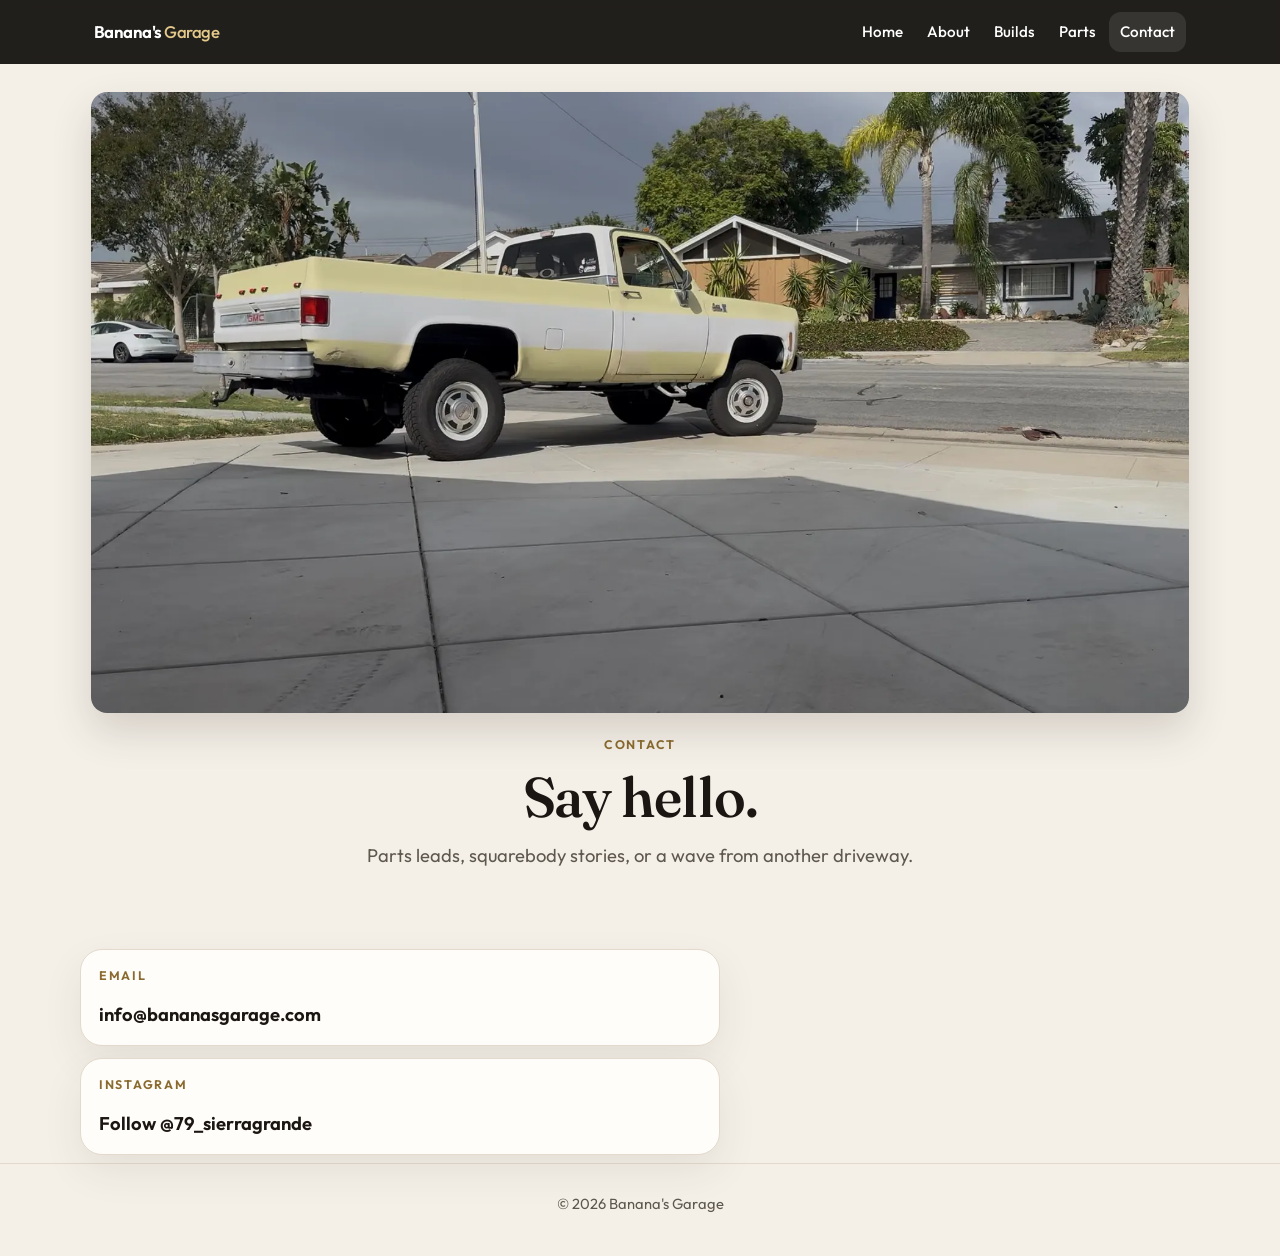
<file: contact.html>
<!DOCTYPE html>
<html lang="en">
<head>
  <meta charset="utf-8">
  <meta name="viewport" content="width=device-width, initial-scale=1">
  <title>Contact | Banana's Garage</title>
  <meta name="description" content="Email Banana's Garage at info@bananasgarage.com, or follow the truck on Instagram @79_sierragrande.">
  <meta name="theme-color" content="#14110e">
  <link rel="canonical" href="https://bananasgarage.com/contact">
  <meta property="og:site_name" content="Banana's Garage">
  <meta property="og:type" content="website">
  <meta property="og:title" content="Contact | Banana's Garage">
  <meta property="og:description" content="Email Banana's Garage at info@bananasgarage.com, or follow the truck on Instagram @79_sierragrande.">
  <meta property="og:url" content="https://bananasgarage.com/contact">
  <meta property="og:image" content="https://bananasgarage.com/og.png">
  <meta property="og:image:width" content="1200">
  <meta property="og:image:height" content="630">
  <meta property="og:image:alt" content="Head-on photo of Banana, a pale yellow 1979 squarebody, on a sunny street.">
  <meta name="twitter:card" content="summary_large_image">
  <meta name="twitter:title" content="Contact | Banana's Garage">
  <meta name="twitter:description" content="Email info@bananasgarage.com or follow @79_sierragrande on Instagram.">
  <meta name="twitter:image" content="https://bananasgarage.com/og.png">
  <link rel="icon" href="favicon.png" type="image/png">
  <link rel="apple-touch-icon" href="apple-touch-icon.png">
  <link rel="preload" href="fonts/outfit.woff2" as="font" type="font/woff2" crossorigin>
  <link rel="preload" href="fonts/fraunces.woff2" as="font" type="font/woff2" crossorigin>
  <link rel="preload" as="image" href="img/truck-rear-street-900.webp" imagesrcset="img/truck-rear-street-900.webp 900w, img/truck-rear-street-1800.webp 1800w" imagesizes="100vw" type="image/webp">
  <link rel="stylesheet" href="css/styles.css">
</head>
<body>
  <a class="skip" href="#content">Skip to content</a>
  <header class="site-header">
    <div class="bar">
      <a class="logo" href="index.html">Banana's <em>Garage</em></a>
      <button type="button" class="nav-toggle" aria-expanded="false" aria-controls="site-nav" aria-label="Open menu">
        <span class="nav-toggle-icon" aria-hidden="true"></span>
      </button>
      <nav id="site-nav" class="site-nav" aria-label="Primary">
        <a href="index.html">Home</a>
        <a href="about.html">About</a>
        <a href="builds.html">Builds</a>
        <a href="parts.html">Parts</a>
        <a href="contact.html" aria-current="page">Contact</a>
      </nav>
    </div>
  </header>
  <button type="button" class="nav-scrim" tabindex="-1" aria-label="Close menu" hidden></button>

  <section class="page-hero banner-rear">
    <picture>
      <source type="image/webp" srcset="img/truck-rear-street-900.webp 900w, img/truck-rear-street-1800.webp 1800w" sizes="100vw">
      <img src="img/truck-rear-street-900.jpg" srcset="img/truck-rear-street-900.jpg 900w, img/truck-rear-street-1800.jpg 1800w" sizes="100vw" width="1800" height="1017" alt="Rear three-quarter view of Banana parked on the street under gray skies." decoding="async">
    </picture>
    <div class="hero-shade" aria-hidden="true"></div>
    <div class="page-hero-copy">
      <p class="kicker">Contact</p>
      <h1>Say hello.</h1>
      <p class="lede">Parts leads, squarebody stories, or a wave from another driveway.</p>
    </div>
  </section>

  <main id="content">
    <div class="wrap">
      <section class="section">
        <div class="contact-stack">
          <a class="contact-card" href="mailto:info@bananasgarage.com">
            <span class="kicker">Email</span>
            <strong>info@bananasgarage.com</strong>
          </a>
          <a class="contact-card" href="https://www.instagram.com/79_sierragrande/" target="_blank" rel="noopener noreferrer">
            <span class="kicker">Instagram</span>
            <strong>Follow @79_sierragrande</strong>
          </a>
        </div>
      </section>
    </div>
  </main>

  <footer class="site-footer">
    <p>© 2026 Banana's Garage</p>
  </footer>
  <script src="js/main.js" defer></script>
</body>
</html>
</file>
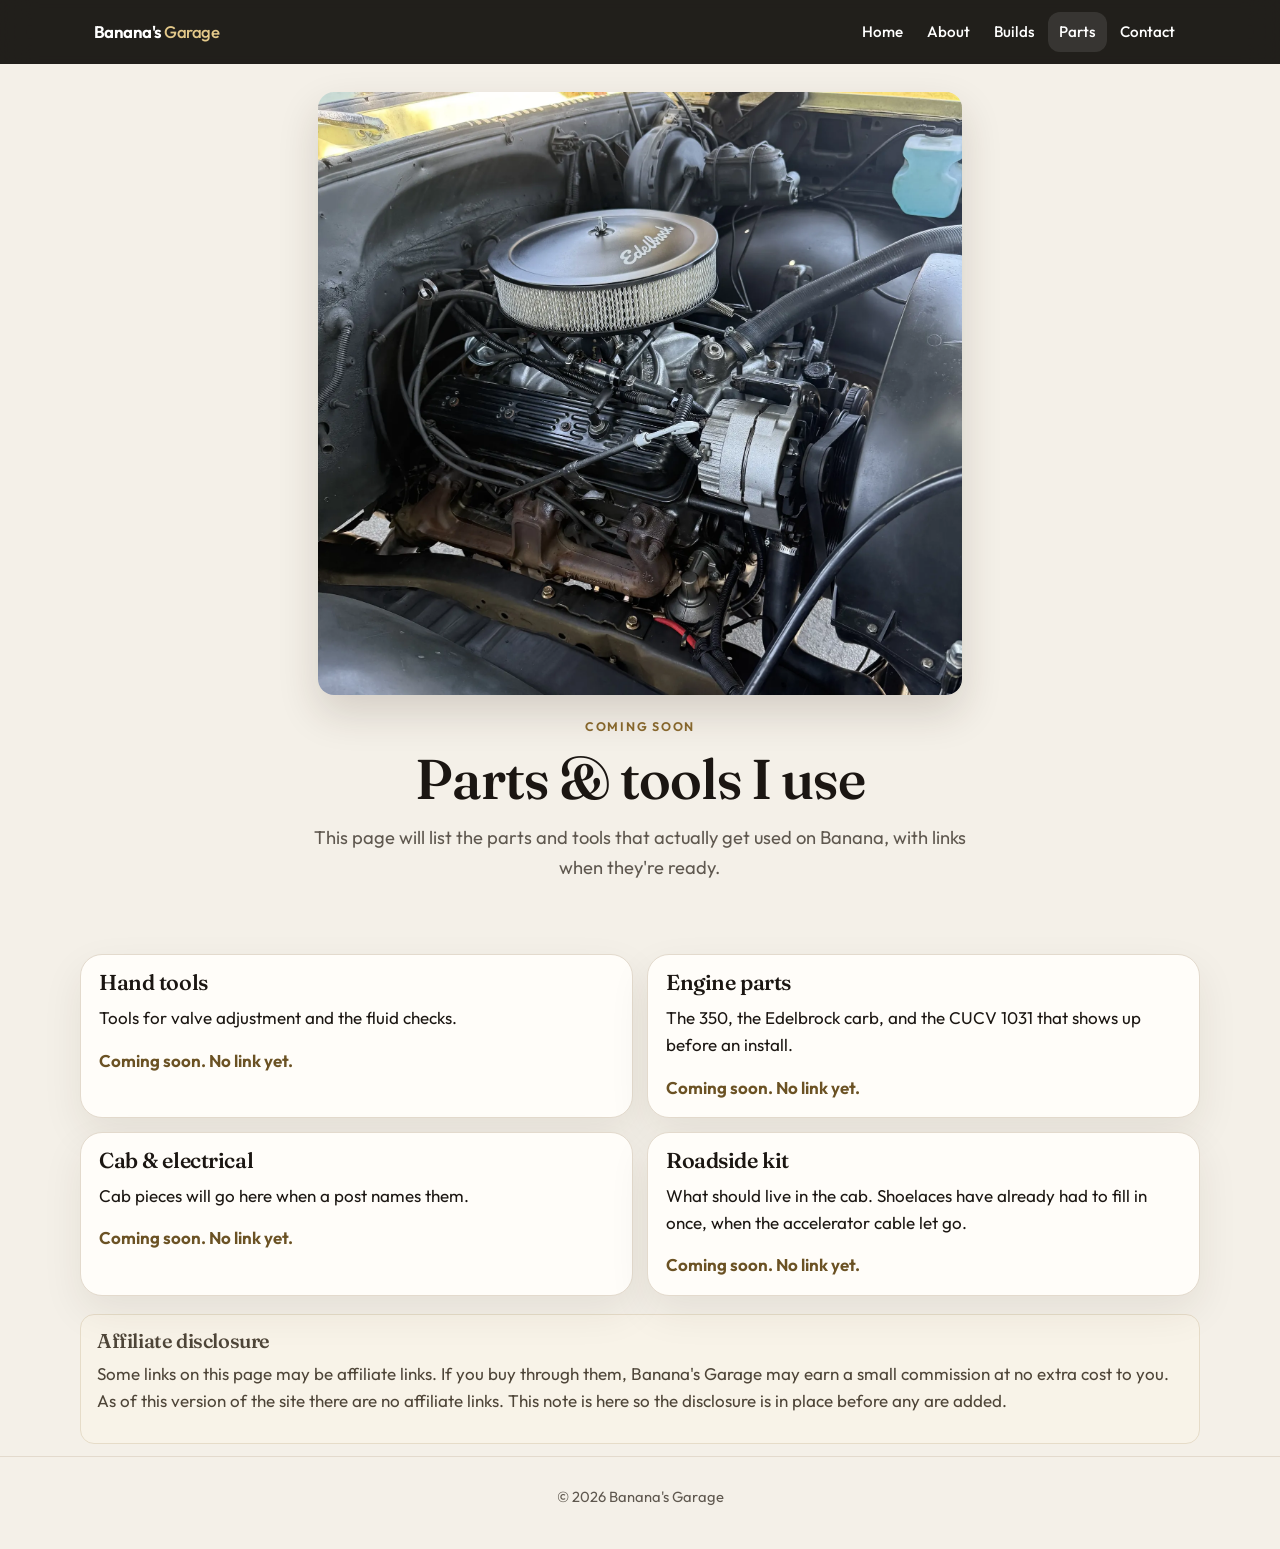
<file: parts.html>
<!DOCTYPE html>
<html lang="en">
<head>
  <meta charset="utf-8">
  <meta name="viewport" content="width=device-width, initial-scale=1">
  <title>Parts &amp; Tools | Banana's Garage</title>
  <meta name="description" content="Parts and tools for Banana, a 1979 GMC Sierra Grande. The list is coming soon, with space for affiliate links and a disclosure.">
  <meta name="theme-color" content="#14110e">
  <link rel="canonical" href="https://bananasgarage.com/parts">
  <meta property="og:site_name" content="Banana's Garage">
  <meta property="og:type" content="website">
  <meta property="og:title" content="Parts &amp; Tools | Banana's Garage">
  <meta property="og:description" content="Parts and tools for Banana, a 1979 GMC Sierra Grande. The list is coming soon, with space for affiliate links and a disclosure.">
  <meta property="og:url" content="https://bananasgarage.com/parts">
  <meta property="og:image" content="https://bananasgarage.com/og.png">
  <meta property="og:image:width" content="1200">
  <meta property="og:image:height" content="630">
  <meta property="og:image:alt" content="Head-on photo of Banana, a pale yellow 1979 squarebody, on a sunny street.">
  <meta name="twitter:card" content="summary_large_image">
  <meta name="twitter:title" content="Parts &amp; Tools | Banana's Garage">
  <meta name="twitter:description" content="Parts and tools used on Banana. Coming soon, with an affiliate disclosure already in place.">
  <meta name="twitter:image" content="https://bananasgarage.com/og.png">
  <link rel="icon" href="favicon.png" type="image/png">
  <link rel="apple-touch-icon" href="apple-touch-icon.png">
  <link rel="preload" href="fonts/outfit.woff2" as="font" type="font/woff2" crossorigin>
  <link rel="preload" href="fonts/fraunces.woff2" as="font" type="font/woff2" crossorigin>
  <link rel="preload" as="image" href="img/engine-edelbrock-gray-900.webp" imagesrcset="img/engine-edelbrock-gray-900.webp 900w, img/engine-edelbrock-gray-1800.webp 1800w" imagesizes="100vw" type="image/webp">
  <link rel="stylesheet" href="css/styles.css">
</head>
<body>
  <a class="skip" href="#content">Skip to content</a>
  <header class="site-header">
    <div class="bar">
      <a class="logo" href="index.html">Banana's <em>Garage</em></a>
      <button type="button" class="nav-toggle" aria-expanded="false" aria-controls="site-nav" aria-label="Open menu">
        <span class="nav-toggle-icon" aria-hidden="true"></span>
      </button>
      <nav id="site-nav" class="site-nav" aria-label="Primary">
        <a href="index.html">Home</a>
        <a href="about.html">About</a>
        <a href="builds.html">Builds</a>
        <a href="parts.html" aria-current="page">Parts</a>
        <a href="contact.html">Contact</a>
      </nav>
    </div>
  </header>
  <button type="button" class="nav-scrim" tabindex="-1" aria-label="Close menu" hidden></button>

  <section class="page-hero banner-parts">
    <picture>
      <source type="image/webp" srcset="img/engine-edelbrock-gray-900.webp 900w, img/engine-edelbrock-gray-1800.webp 1800w" sizes="100vw">
      <img src="img/engine-edelbrock-gray-900.jpg" srcset="img/engine-edelbrock-gray-900.jpg 900w, img/engine-edelbrock-gray-1800.jpg 1800w" sizes="100vw" width="1800" height="1685" alt="Engine bay with black finned valve covers and a black Edelbrock air cleaner." decoding="async">
    </picture>
    <div class="hero-shade" aria-hidden="true"></div>
    <div class="page-hero-copy">
      <p class="kicker">Coming soon</p>
      <h1>Parts &amp; tools I use</h1>
      <p class="lede">This page will list the parts and tools that actually get used on Banana, with links when they're ready.</p>
    </div>
  </section>

  <main id="content" class="prose-page">
    <div class="wrap">
      <ul class="part-list">
        <li class="part-card" id="hand-tools">
          <h2>Hand tools</h2>
          <p>Tools for valve adjustment and the fluid checks.</p>
          <!--
            Future affiliate link goes in .slot-link:
            <a class="btn" href="https://example.com/product" rel="sponsored noopener noreferrer">Product name</a>
          -->
          <div class="slot-link" data-affiliate-slot="hand-tools">
            <p class="slot-status">Coming soon. No link yet.</p>
          </div>
        </li>
        <li class="part-card" id="engine-parts">
          <h2>Engine parts</h2>
          <p>The 350, the Edelbrock carb, and the CUCV 1031 that shows up before an install.</p>
          <div class="slot-link" data-affiliate-slot="engine-parts">
            <p class="slot-status">Coming soon. No link yet.</p>
          </div>
        </li>
        <li class="part-card" id="cab-electrical">
          <h2>Cab &amp; electrical</h2>
          <p>Cab pieces will go here when a post names them.</p>
          <div class="slot-link" data-affiliate-slot="cab-electrical">
            <p class="slot-status">Coming soon. No link yet.</p>
          </div>
        </li>
        <li class="part-card" id="roadside-kit">
          <h2>Roadside kit</h2>
          <p>What should live in the cab. Shoelaces have already had to fill in once, when the accelerator cable let go.</p>
          <div class="slot-link" data-affiliate-slot="roadside-kit">
            <p class="slot-status">Coming soon. No link yet.</p>
          </div>
        </li>
      </ul>
      <aside class="note" aria-label="Affiliate disclosure">
        <h2>Affiliate disclosure</h2>
        <p>Some links on this page may be affiliate links. If you buy through them, Banana's Garage may earn a small commission at no extra cost to you. As of this version of the site there are no affiliate links. This note is here so the disclosure is in place before any are added.</p>
      </aside>
    </div>
  </main>

  <footer class="site-footer">
    <p>© 2026 Banana's Garage</p>
  </footer>
  <script src="js/main.js" defer></script>
</body>
</html>
</file>
<file: css/styles.css>
@font-face {
  font-family: "Fraunces";
  src: url("../fonts/fraunces.woff2") format("woff2");
  font-weight: 100 900;
  font-style: normal;
  font-display: swap;
}
@font-face {
  font-family: "Outfit";
  src: url("../fonts/outfit.woff2") format("woff2");
  font-weight: 100 900;
  font-style: normal;
  font-display: swap;
}

:root {
  --bg: #f4f0e8;
  --paper: #fffdf9;
  --ink: #1b1612;
  --muted: #5f584f;
  --line: #e3dacd;
  --accent: #8a6a2f;
  --accent-dark: #6b5224;
  --accent-soft: #e4c98a;
  --header: #14110e;
  --shadow: 0 16px 40px rgba(48, 32, 16, 0.08);
  --sans: "Outfit", "Avenir Next", "Segoe UI", sans-serif;
  --serif: "Fraunces", "Iowan Old Style", Palatino, Georgia, serif;
  --header-h: 64px;
  --wrap: 1120px;
}

* { box-sizing: border-box; }
html { overflow-x: clip; }
body {
  margin: 0;
  font-family: var(--sans);
  font-size: 1.0625rem;
  line-height: 1.6;
  color: var(--ink);
  background: var(--bg);
}
img { max-width: 100%; height: auto; }
a { color: var(--accent-dark); }
h1, h2, h3 {
  font-family: var(--serif);
  font-weight: 560;
  line-height: 1.15;
  letter-spacing: -0.02em;
}
p { margin: 0 0 0.9em; }
.skip {
  position: absolute;
  left: 12px;
  top: -48px;
  background: #fff;
  color: var(--ink);
  padding: 8px 12px;
  z-index: 80;
  border-radius: 8px;
}
.skip:focus { top: 12px; }
.sr-only {
  position: absolute;
  width: 1px;
  height: 1px;
  padding: 0;
  margin: -1px;
  overflow: hidden;
  clip: rect(0, 0, 0, 0);
  white-space: nowrap;
  border: 0;
}

.site-header {
  position: sticky;
  top: 0;
  z-index: 50;
  background: rgba(20, 17, 14, 0.94);
  color: #fff;
  -webkit-backdrop-filter: blur(16px);
  backdrop-filter: blur(16px);
  transition: background-color 200ms ease, backdrop-filter 200ms ease, -webkit-backdrop-filter 200ms ease;
}
.site-header.is-scrolled {
  background: rgba(20, 17, 14, 0.5);
  -webkit-backdrop-filter: blur(8px);
  backdrop-filter: blur(8px);
}
.bar {
  position: relative;
  display: flex;
  align-items: center;
  justify-content: space-between;
  gap: 12px;
  min-height: var(--header-h);
  width: min(var(--wrap), 100%);
  margin: 0 auto;
  padding: 0 14px;
}
.logo {
  color: #fff;
  text-decoration: none;
  font-weight: 650;
  font-size: 1.05rem;
  letter-spacing: -0.03em;
  white-space: nowrap;
}
.logo em {
  font-style: normal;
  color: var(--accent-soft);
  font-weight: 500;
}
.nav-toggle {
  flex: none;
  width: 48px;
  height: 48px;
  margin-right: -6px;
  border: 0;
  border-radius: 12px;
  background: transparent;
  color: #fff;
  display: inline-flex;
  align-items: center;
  justify-content: center;
  cursor: pointer;
}
.nav-toggle-icon,
.nav-toggle-icon::before,
.nav-toggle-icon::after {
  display: block;
  width: 20px;
  height: 2px;
  background: #fff;
  border-radius: 2px;
  position: relative;
}
.nav-toggle-icon::before,
.nav-toggle-icon::after {
  content: "";
  position: absolute;
  left: 0;
}
.nav-toggle-icon::before { top: -6px; }
.nav-toggle-icon::after { top: 6px; }
.site-header.is-open .nav-toggle-icon { background: transparent; }
.site-header.is-open .nav-toggle-icon::before { top: 0; transform: rotate(45deg); }
.site-header.is-open .nav-toggle-icon::after { top: 0; transform: rotate(-45deg); }

.site-nav { display: none; }
.site-nav a {
  color: #fff;
  text-decoration: none;
  min-height: 48px;
  display: flex;
  align-items: center;
  padding: 10px 14px;
  border-radius: 12px;
  font-size: 1.0625rem;
  font-weight: 500;
}
.site-nav a[aria-current="page"] { background: rgba(255, 255, 255, 0.1); }
.nav-scrim {
  position: fixed;
  inset: var(--header-h) 0 0 0;
  border: 0;
  padding: 0;
  margin: 0;
  background: rgba(12, 10, 8, 0.46);
  z-index: 40;
  cursor: pointer;
}
.nav-scrim[hidden] { display: none; }

@media (max-width: 879px) {
  .site-header.is-open .site-nav {
    display: flex;
    flex-direction: column;
    gap: 4px;
    position: absolute;
    left: 0;
    right: 0;
    top: 100%;
    z-index: 60;
    background: #16130f;
    padding: 8px 10px 16px;
    border-top: 1px solid rgba(255, 255, 255, 0.08);
    box-shadow: 0 24px 40px rgba(0, 0, 0, 0.28);
    max-height: calc(100dvh - var(--header-h));
    overflow-y: auto;
  }
}
@media (min-width: 880px) {
  .nav-toggle { display: none; }
  .nav-scrim { display: none !important; }
  .site-nav {
    display: flex;
    align-items: center;
    gap: 2px;
    margin-left: auto;
  }
  .site-nav a {
    min-height: 40px;
    padding: 0 11px;
    font-size: 0.95rem;
    white-space: nowrap;
  }
  .site-nav a:hover { background: rgba(255, 255, 255, 0.08); }
}

:focus-visible {
  outline: 3px solid var(--accent-soft);
  outline-offset: 3px;
}

.hero,
.page-hero {
  position: relative;
  display: grid;
  align-items: end;
  color: #fff;
  isolation: isolate;
  overflow: hidden;
  min-height: 88vh;
}
.hero { min-height: 90vh; }
.page-hero { min-height: 62vh; }
.about-page {
  min-height: 100vh;
  display: flex;
  flex-direction: column;
}
.about-page .prose-page { padding-bottom: 48px; }
.about-page .wrap { width: min(42rem, calc(100% - 32px)); }
.about-page main h2 {
  margin: 1.7em 0 0.4em;
  font-size: clamp(1.6rem, 3vw, 2.15rem);
}
.owner-head {
  display: flex;
  align-items: center;
  gap: 16px;
  margin: 1.7em 0 0.45em;
}
.about-page .owner-head h2 { margin: 0; }
.owner-head img {
  width: 130px;
  height: auto;
  aspect-ratio: 1 / 1;
  border-radius: 16px;
  object-fit: cover;
  flex: 0 0 auto;
  background: #ddd4c6;
}
.specs {
  margin: 0.35em 0 0;
  background: var(--paper);
  border: 1px solid var(--line);
  border-radius: 18px;
  padding: 2px 18px;
  box-shadow: var(--shadow);
}
.specs > div {
  display: grid;
  grid-template-columns: minmax(8.5rem, 0.9fr) 1.35fr;
  gap: 8px 20px;
  align-items: baseline;
  padding: 12px 0;
  border-bottom: 1px solid var(--line);
}
.specs > div:last-child { border-bottom: 0; }
.specs dt {
  margin: 0;
  font-weight: 650;
  color: var(--muted);
}
.specs dd {
  margin: 0;
  text-align: right;
  color: var(--ink);
}
.hero picture,
.page-hero picture {
  position: absolute;
  inset: 0;
  z-index: -2;
  display: block;
}
.hero picture img,
.page-hero picture img {
  width: 100%;
  height: 100%;
  object-fit: cover;
  object-position: center 42%;
}
.banner-side picture img { object-position: center 55%; }
.banner-rear picture img { object-position: 18% 38%; }
.hero-shade {
  position: absolute;
  inset: 0;
  z-index: -1;
  background: linear-gradient(180deg, rgba(12, 9, 7, 0.28) 0%, rgba(12, 9, 7, 0.1) 40%, rgba(12, 9, 7, 0.82) 100%);
}
.hero-copy,
.page-hero-copy {
  width: min(var(--wrap), calc(100% - 32px));
  margin: 0 auto;
  padding: 72px 0 48px;
}
.kicker {
  margin: 0 0 10px;
  font-size: 0.78rem;
  font-weight: 650;
  letter-spacing: 0.14em;
  text-transform: uppercase;
  color: var(--accent);
}
.hero .kicker,
.page-hero .kicker { color: var(--accent-soft); }
.hero h1,
.page-hero h1 {
  margin: 0 0 12px;
  font-size: clamp(2.4rem, 6vw, 4.6rem);
  max-width: 12ch;
  text-shadow: 0 2px 22px rgba(0, 0, 0, 0.35);
}
.page-hero h1 { max-width: 16ch; font-size: clamp(2rem, 5vw, 3.5rem); }
.lede {
  max-width: 38rem;
  font-size: 1.15rem;
  color: rgba(255, 255, 255, 0.92);
  margin: 0;
}
.hero-actions { display: flex; flex-wrap: wrap; gap: 10px; margin-top: 18px; }
.page-actions {
  display: flex;
  flex-wrap: wrap;
  justify-content: center;
  gap: 10px;
  padding: 28px 0 40px;
}
.page-actions .btn-ghost {
  color: var(--ink);
  border-color: rgba(27, 22, 18, 0.45);
}
.page-actions .btn-ghost:hover {
  background: rgba(27, 22, 18, 0.06);
  color: var(--ink);
}

.wrap {
  width: min(var(--wrap), calc(100% - 32px));
  margin: 0 auto;
}
.section { padding: 42px 0 8px; }
.section-head { padding-bottom: 8px; }
.section-head h1,
.section-head h2,
.split h2 {
  margin: 0 0 8px;
  font-size: clamp(1.8rem, 3vw, 2.5rem);
}
.section-head h1 { font-size: clamp(2.2rem, 5vw, 3.4rem); }
.section-head p { color: var(--muted); max-width: 40rem; }
.section-head-row {
  display: grid;
  gap: 14px;
  align-items: start;
}

.split {
  display: grid;
  gap: 22px;
  align-items: center;
  padding: 36px 0 8px;
}
.split img {
  width: 100%;
  aspect-ratio: 4 / 3;
  object-fit: cover;
  border-radius: 22px;
  background: #ddd4c6;
}
.split img.meet-photo {
  object-fit: contain;
  object-position: center;
}
.split p { color: var(--ink); }
.split .meet-close {
  margin-top: 0.35em;
  font-family: var(--serif);
  font-size: 1.25rem;
  font-weight: 560;
  line-height: 1.35;
}
.split .meet-close em { font-style: normal; }

.photo-head {
  display: flex;
  flex-wrap: wrap;
  align-items: flex-end;
  justify-content: space-between;
  gap: 2px 16px;
}
.photo-head h2 { margin: 0; }
.scroll-hint {
  margin: 0 0 2px;
  font-size: 0.82rem;
  font-weight: 500;
  color: var(--accent);
}
.photo-strip {
  display: flex;
  gap: 10px;
  margin: 8px 0 0;
  max-width: 100%;
  overflow-x: auto;
  overscroll-behavior-x: contain;
  scroll-snap-type: x mandatory;
  scrollbar-width: none;
}
.photo-strip::-webkit-scrollbar { display: none; }
.photo-strip figure {
  flex: 0 0 calc((100% - 20px) / 3);
  margin: 0;
  min-width: 0;
  scroll-snap-align: start;
}
.photo-strip img {
  width: 100%;
  aspect-ratio: 1;
  object-fit: cover;
  border-radius: 16px;
  background: #ddd4c6;
}
.photo-strip figcaption {
  margin-top: 6px;
  font-size: 0.78rem;
  color: var(--muted);
}
.photo-zoom {
  display: block;
  width: 100%;
  margin: 0;
  padding: 0;
  border: 0;
  background: transparent;
  color: inherit;
  font: inherit;
  cursor: zoom-in;
  text-align: inherit;
}
.photo-zoom picture { display: block; }
.photo-zoom:focus-visible {
  outline: 3px solid var(--accent);
  outline-offset: 3px;
  border-radius: 16px;
}
.fit-front { object-position: center 42%; }
.fit-side { object-position: center 60%; }
.fit-badge { object-position: center 78%; }
.fit-street { object-position: center 28%; }
.fit-dusk { object-position: center 50%; }
.fit-garage { object-position: center 30%; }
.fit-hood { object-position: center 46%; }
.fit-edelbrock { object-position: 42% 48%; }
.fit-orange { object-position: center 34%; }
.fit-carb { object-position: center 36%; }
.fit-flowers { object-position: 38% center; }
.fit-hood-street { object-position: 36% center; }
.fit-stock-air { object-position: 46% center; }
.fit-spacers { object-position: center 46%; }
.fit-dash { object-position: 48% center; }
.fit-transfer { object-position: 34% center; }
.banner-garage picture img { object-position: center 30%; }
.banner-dusk picture img { object-position: center 48%; }
.banner-parts picture img { object-position: 34% 33%; }

.card-grid {
  display: grid;
  gap: 16px;
}
.ig-card {
  background: var(--paper);
  border: 1px solid var(--line);
  border-radius: 22px;
  overflow: hidden;
  box-shadow: var(--shadow);
  min-width: 0;
}
a.ig-card {
  display: block;
  color: inherit;
  text-decoration: none;
}
a.ig-card:hover { color: inherit; }
.ig-card img {
  display: block;
  width: 100%;
  aspect-ratio: 4 / 5;
  object-fit: cover;
  object-position: center;
  background: #ddd4c6;
}
.ig-card time {
  display: block;
  margin: 0 0 6px;
  font-size: 0.85rem;
  color: var(--muted);
}
.ig-card div { padding: 16px 18px 18px; }
.ig-card h3 {
  margin: 0 0 8px;
  font-size: 1.35rem;
}
.ig-card p { margin: 0; color: var(--muted); }
.ig-card .kicker { color: var(--accent); }
.text-link {
  display: inline-flex;
  align-items: center;
  min-height: 44px;
  margin-top: 8px;
  font-weight: 650;
  color: var(--accent-dark);
}

.part-list {
  display: grid;
  gap: 14px;
  margin: 0 0 18px;
  padding: 0;
  list-style: none;
}
.part-card {
  background: var(--paper);
  border: 1px solid var(--line);
  border-radius: 22px;
  padding: 16px 18px;
  box-shadow: var(--shadow);
}
.part-card h2 { margin: 0 0 8px; font-size: 1.35rem; }
.slot-status {
  margin: 10px 0 0;
  font-weight: 650;
  color: var(--accent-dark);
}
.note {
  background: #f8f3e8;
  border: 1px solid #e6dcc8;
  color: #4e4538;
  border-radius: 14px;
  padding: 14px 16px;
}
.note h2 { margin: 0 0 8px; font-size: 1.25rem; }

.btn {
  display: inline-flex;
  align-items: center;
  justify-content: center;
  min-height: 48px;
  padding: 12px 18px;
  border-radius: 999px;
  background: var(--accent);
  color: #fff;
  text-decoration: none;
  font-weight: 650;
  border: 1px solid transparent;
  text-align: center;
}
.btn:hover { background: var(--accent-dark); color: #fff; }
.btn-ghost {
  background: transparent;
  color: #fff;
  border-color: rgba(255, 255, 255, 0.75);
}
.btn-ghost:hover { background: rgba(255, 255, 255, 0.12); color: #fff; }

.prose-page { padding: 36px 0 12px; }

.contact-stack { display: grid; gap: 12px; max-width: 40rem; }
.contact-card {
  display: flex;
  flex-direction: column;
  gap: 4px;
  background: var(--paper);
  border: 1px solid var(--line);
  border-radius: 22px;
  padding: 16px 18px;
  box-shadow: var(--shadow);
  color: inherit;
  text-decoration: none;
}
.contact-card strong {
  font-size: 1.15rem;
  font-weight: 650;
  overflow-wrap: anywhere;
  color: var(--ink);
}

.site-footer {
  border-top: 1px solid var(--line);
  padding: 28px 16px 40px;
  color: var(--muted);
  font-size: 0.92rem;
  text-align: center;
}
.site-footer p { margin: 0; }

@media (max-width: 640px) {
  a.ig-card {
    display: grid;
    grid-template-columns: 39% 1fr;
    align-items: stretch;
  }
  .ig-card picture {
    display: flex;
    align-items: center;
    justify-content: center;
    height: 160px;
    background: #000;
  }
  .ig-card img {
    width: 100%;
    height: 100%;
    aspect-ratio: auto;
    object-fit: contain;
    object-position: center;
    background: #000;
  }
  .ig-card div {
    padding: 8px 12px;
    min-width: 0;
    display: flex;
    flex-direction: column;
    justify-content: center;
  }
  .ig-card .kicker {
    margin: 0;
    font-size: 0.68rem;
  }
  .ig-card time {
    margin: 0 0 2px;
    font-size: 0.75rem;
  }
  .ig-card h3 {
    margin: 0 0 2px;
    font-size: 1.02rem;
    line-height: 1.2;
  }
  .ig-card .ig-summary {
    display: -webkit-box;
    -webkit-box-orient: vertical;
    -webkit-line-clamp: 2;
    overflow: hidden;
    font-size: 0.82rem;
    line-height: 1.3;
  }
  .ig-card .text-link {
    min-height: 0;
    margin-top: 4px;
    font-size: 0.85rem;
  }
}
@media (max-width: 560px) {
  .hero-actions,
  .page-actions { flex-direction: column; align-items: stretch; }
  .hero-actions .btn,
  .page-actions .btn { width: 100%; }
  .owner-head { gap: 12px; }
  .owner-head img { width: 100px; border-radius: 14px; }
  .specs > div {
    grid-template-columns: 1fr;
    gap: 2px;
    padding: 11px 0;
  }
  .specs dd { text-align: left; }
}
@media (min-width: 720px) {
  .split { grid-template-columns: 1.15fr 0.85fr; gap: 40px; }
  .card-grid { grid-template-columns: 1fr 1fr; gap: 18px; }
  .section-head-row { grid-template-columns: 1fr auto; align-items: end; }
  .part-list { grid-template-columns: 1fr 1fr; }
}
@media (min-width: 1040px) {
  .card-grid.cols-3 { grid-template-columns: 1fr 1fr 1fr; }
}
@media (max-width: 768px) {
  .hero {
    display: block;
    min-height: 0;
    color: var(--ink);
    background: transparent;
  }
  .hero picture {
    position: relative;
    inset: auto;
    z-index: auto;
  }
  .hero picture img {
    width: 100%;
    height: auto;
    aspect-ratio: 1223 / 1286;
    object-fit: contain;
    object-position: center center;
  }
  .hero .hero-shade { display: none; }
  .hero-copy { padding: 22px 0 22px; }
  .hero .kicker { color: var(--accent); }
  .hero h1 {
    color: var(--ink);
    text-shadow: none;
    max-width: none;
  }
  .hero .lede { color: var(--ink); }
  .hero .btn-ghost {
    color: var(--ink);
    border-color: rgba(27, 22, 18, 0.45);
  }
  .hero .btn-ghost:hover {
    background: rgba(27, 22, 18, 0.06);
    color: var(--ink);
  }
}
@media (max-width: 380px) {
  .bar { padding: 0 10px; }
  .logo { font-size: 0.98rem; }
}
.lightbox {
  position: fixed;
  inset: 0;
  width: 100%;
  height: 100%;
  max-width: none;
  max-height: none;
  margin: 0;
  padding: 0;
  border: 0;
  background: transparent;
  overflow: hidden;
  align-items: center;
  justify-content: center;
  touch-action: none;
}
.lightbox:not([open]) { display: none; }
.lightbox[open] { display: flex; }
.lightbox::backdrop { background: rgba(12, 9, 7, 0.9); }
.lightbox,
.lightbox::backdrop { animation: lightbox-fade 160ms ease; }
.lightbox-stage {
  width: 100%;
  height: 88vh;
  display: flex;
  align-items: center;
  justify-content: center;
  pointer-events: none;
}
.lightbox-photo {
  display: block;
  width: auto;
  height: auto;
  max-width: 100%;
  max-height: 88vh;
  object-fit: contain;
  pointer-events: auto;
}
.lightbox-close,
.lightbox-nav {
  position: absolute;
  z-index: 2;
  display: inline-flex;
  align-items: center;
  justify-content: center;
  width: 44px;
  height: 44px;
  padding: 0;
  border-radius: 999px;
  border: 1px solid rgba(255, 255, 255, 0.4);
  background: rgba(20, 17, 14, 0.62);
  color: #fff;
  cursor: pointer;
}
.lightbox-close:hover,
.lightbox-nav:hover { background: rgba(20, 17, 14, 0.86); }
.lightbox-close { top: 12px; right: 12px; }
.lightbox-prev { left: 10px; top: 50%; transform: translateY(-50%); }
.lightbox-next { right: 10px; top: 50%; transform: translateY(-50%); }
.lightbox-close svg,
.lightbox-nav svg { display: block; }
html.lightbox-open,
html.lightbox-open body { overflow: hidden; }

@keyframes lightbox-fade {
  from { opacity: 0; }
  to { opacity: 1; }
}

@media (prefers-reduced-motion: reduce) {
  * { transition: none !important; }
  .lightbox,
  .lightbox::backdrop { animation: none; }
}

/* Desktop: framed full photo, no crop or blur; title sits below */
@media (min-width: 769px) {
  .hero,
  .page-hero {
    display: flex;
    flex-direction: column;
    align-items: center;
    min-height: 0;
    overflow: visible;
    color: var(--ink);
    background: var(--bg);
    isolation: auto;
  }
  .hero picture,
  .page-hero picture {
    position: relative;
    inset: auto;
    z-index: auto;
    display: flex;
    justify-content: center;
    width: auto;
    max-width: min(1160px, calc(100% - 48px));
    margin: 28px auto 0;
    background: none;
    overflow: visible;
  }
  .hero picture img,
  .page-hero picture img {
    display: block;
    width: auto;
    height: auto;
    max-width: min(1160px, calc(100% - 48px));
    max-height: 72vh;
    object-fit: contain;
    object-position: center center;
    border-radius: 16px;
    box-shadow: 0 18px 40px rgba(48, 32, 16, 0.16);
  }
  .hero .hero-shade,
  .page-hero .hero-shade { display: none; }
  .hero-copy,
  .page-hero-copy {
    width: min(var(--wrap), calc(100% - 48px));
    margin: 0 auto;
    padding: 22px 0 36px;
    text-align: center;
  }
  .hero .kicker,
  .page-hero .kicker { color: var(--accent); }
  .hero h1,
  .page-hero h1 {
    color: var(--ink);
    text-shadow: none;
    max-width: 16ch;
    margin-left: auto;
    margin-right: auto;
  }
  .hero .lede,
  .page-hero .lede {
    color: var(--muted);
    max-width: 36em;
    margin-left: auto;
    margin-right: auto;
  }
}
</file>
